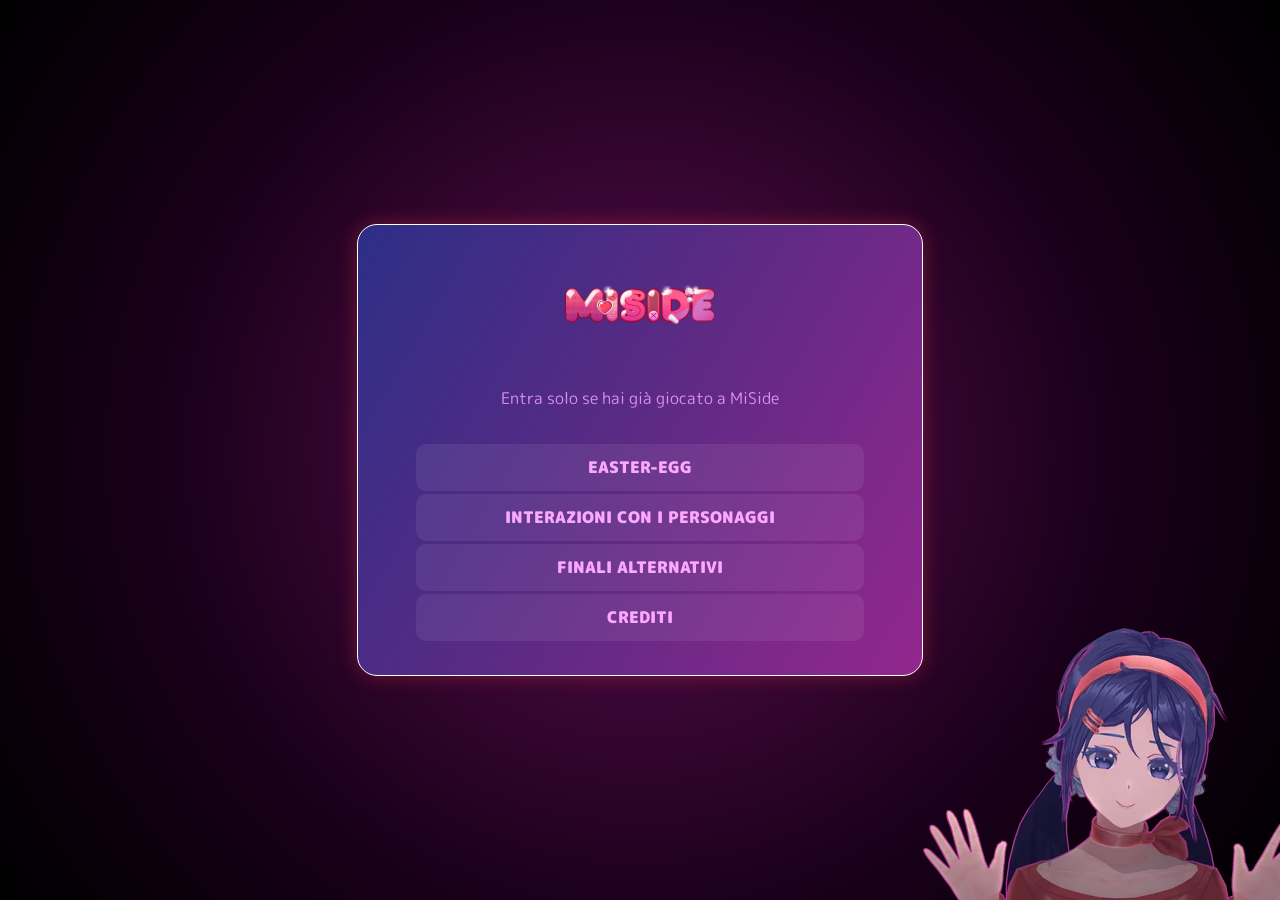
<file: index.html>
<!DOCTYPE html>
<html lang="it">
  <head>
    <meta charset="UTF-8">
    <meta name="viewport" content="width=device-width, initial-scale=1.0">
    <title>I Segreti di MiSide</title>
    <link href="https://fonts.googleapis.com/css2?family=M+PLUS+Rounded+1c:wght@900&display=swap" rel="stylesheet">
    <link rel="stylesheet" href="css/stile.css">
  </head>
  <body>
    <div class="container">
      <h1> <img src="immagini/miside-logo.png" alt="Logo MiSide" class="logo"> </h1>
      <p>
        Entra solo se hai già giocato a MiSide
      </p>
      <a class="link" href="easter-egg.html">EASTER-EGG</a><br>
      <a class="link" href="interazioni.html">INTERAZIONI CON I PERSONAGGI</a><br>
      <a class="link" href="finali-alternativi.html">FINALI ALTERNATIVI</a>
      <a class="link" href="crediti.html">CREDITI</a>

    </div>
    <div>
      <img src="immagini/mita-hi.webp" style="position: absolute; bottom: 0px;" alt="mita-hi">
    </div>
  </body>

</html>
</file>
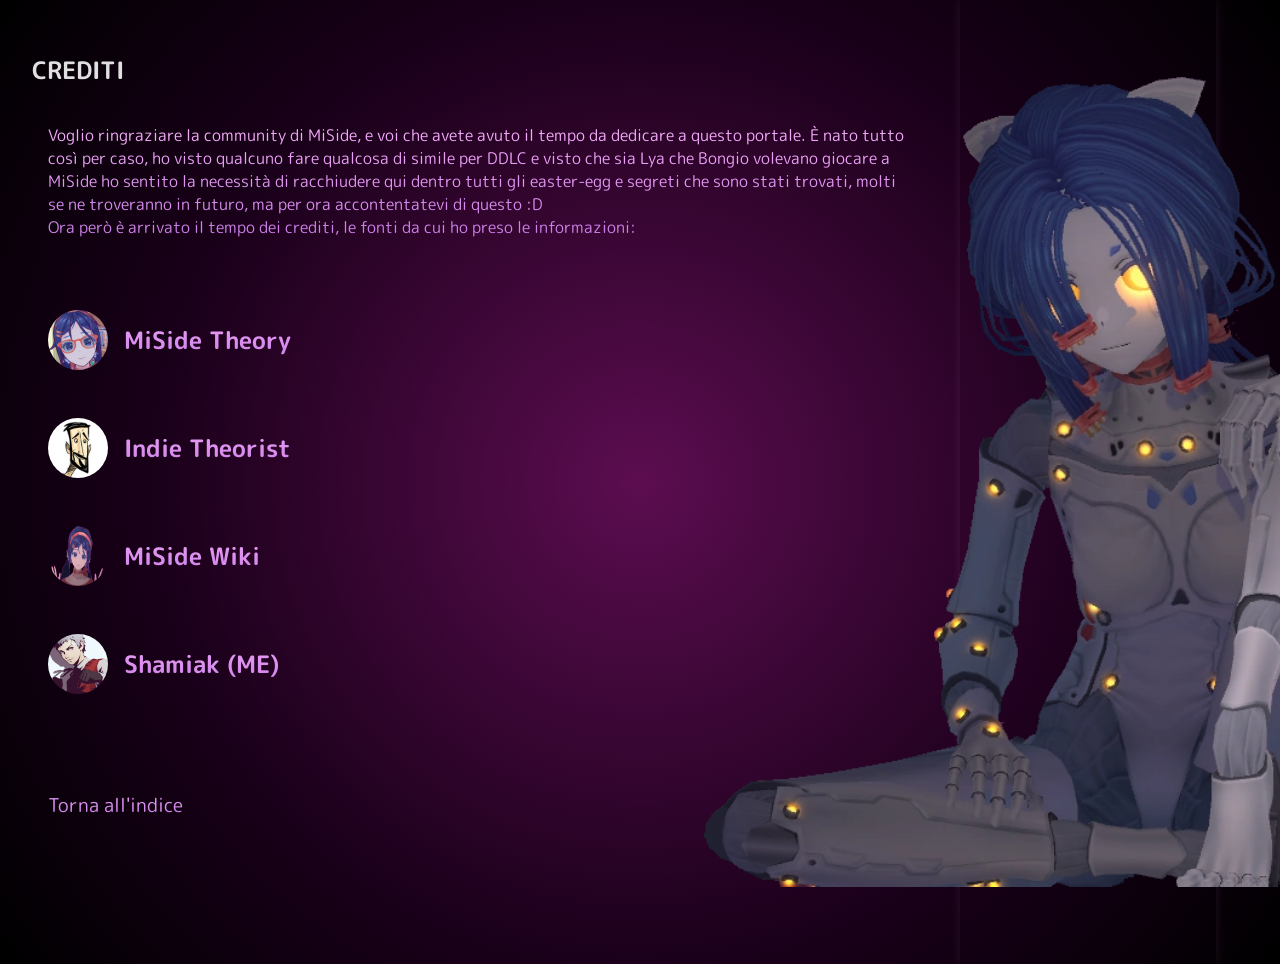
<file: crediti.html>
<!DOCTYPE html>
<html lang="it">

<head>
    <meta charset="UTF-8">
    <meta name="viewport" content="width=device-width, initial-scale=1.0">
    <title>Easter Egg - MiSide</title>
    <link href="https://fonts.googleapis.com/css2?family=M+PLUS+Rounded+1c:wght@900&display=swap" rel="stylesheet">
    <link rel="stylesheet" href="css/stile.css">
</head>
<div id="top" class="body-content"></div>
<body style="overflow-y: hidden; overflow-x: hidden;">

    <div class="layout">
        <main class="main-content-crediti">
            <section id="egg1">
                <h2>CREDITI</h2>
                <p>
                    Voglio ringraziare la community di MiSide, e voi che avete avuto il tempo da dedicare a questo portale.
                    È nato tutto così per caso, ho visto qualcuno fare qualcosa di simile per DDLC e visto che sia Lya che Bongio 
                    volevano giocare a MiSide ho sentito la necessità di racchiudere qui dentro tutti gli easter-egg e segreti 
                    che sono stati trovati, molti se ne troveranno in futuro, ma per ora accontentatevi di questo :D <br>
                    Ora però è arrivato il tempo dei crediti, le fonti da cui ho preso le informazioni: <br><br>
                    <p class="credit">
                        <img class="profile-img" src="immagini/miside-theory-logo.jpg" alt="miside-theory-logo">
                        <a class="credit-name" href="https://www.youtube.com/@MiSideTheory" target="_blank">MiSide Theory</a>
                    </p>
                    <p class="credit">
                        <img class="profile-img" src="immagini/indie-theorist.jpg" alt="indie-theorist">
                        <a class="credit-name" href="https://www.youtube.com/@indietheorist" target="_blank">Indie Theorist</a>
                    </p>
                    <p class="credit">
                        <img class="profile-img" src="immagini/mita-hi.webp" alt="mita-hi">
                        <a class="credit-name" href="https://miside.fandom.com/wiki/MiSide_Wiki" target="_blank">MiSide Wiki</a>
                    </p>
                    <p class="credit">
                        <img class="profile-img" src="immagini/icon.jpg" alt="shamiak">
                        <a class="credit-name" style="pointer-events: none;" href="">Shamiak (ME)</a>
                    </p>
                </p>
            </section>
            <p style="text-align: left; padding: 1em;">
                <a href="index.html" style="text-decoration: none; font-size: larger;">Torna
                    all'indice</a>
            </p>
        </main>
        <div class="image-container">
            <img width="50%" height="50%" src="immagini/core-mita.webp" alt="Mita">
        </div>
    </div>
</body>

</html>
</file>
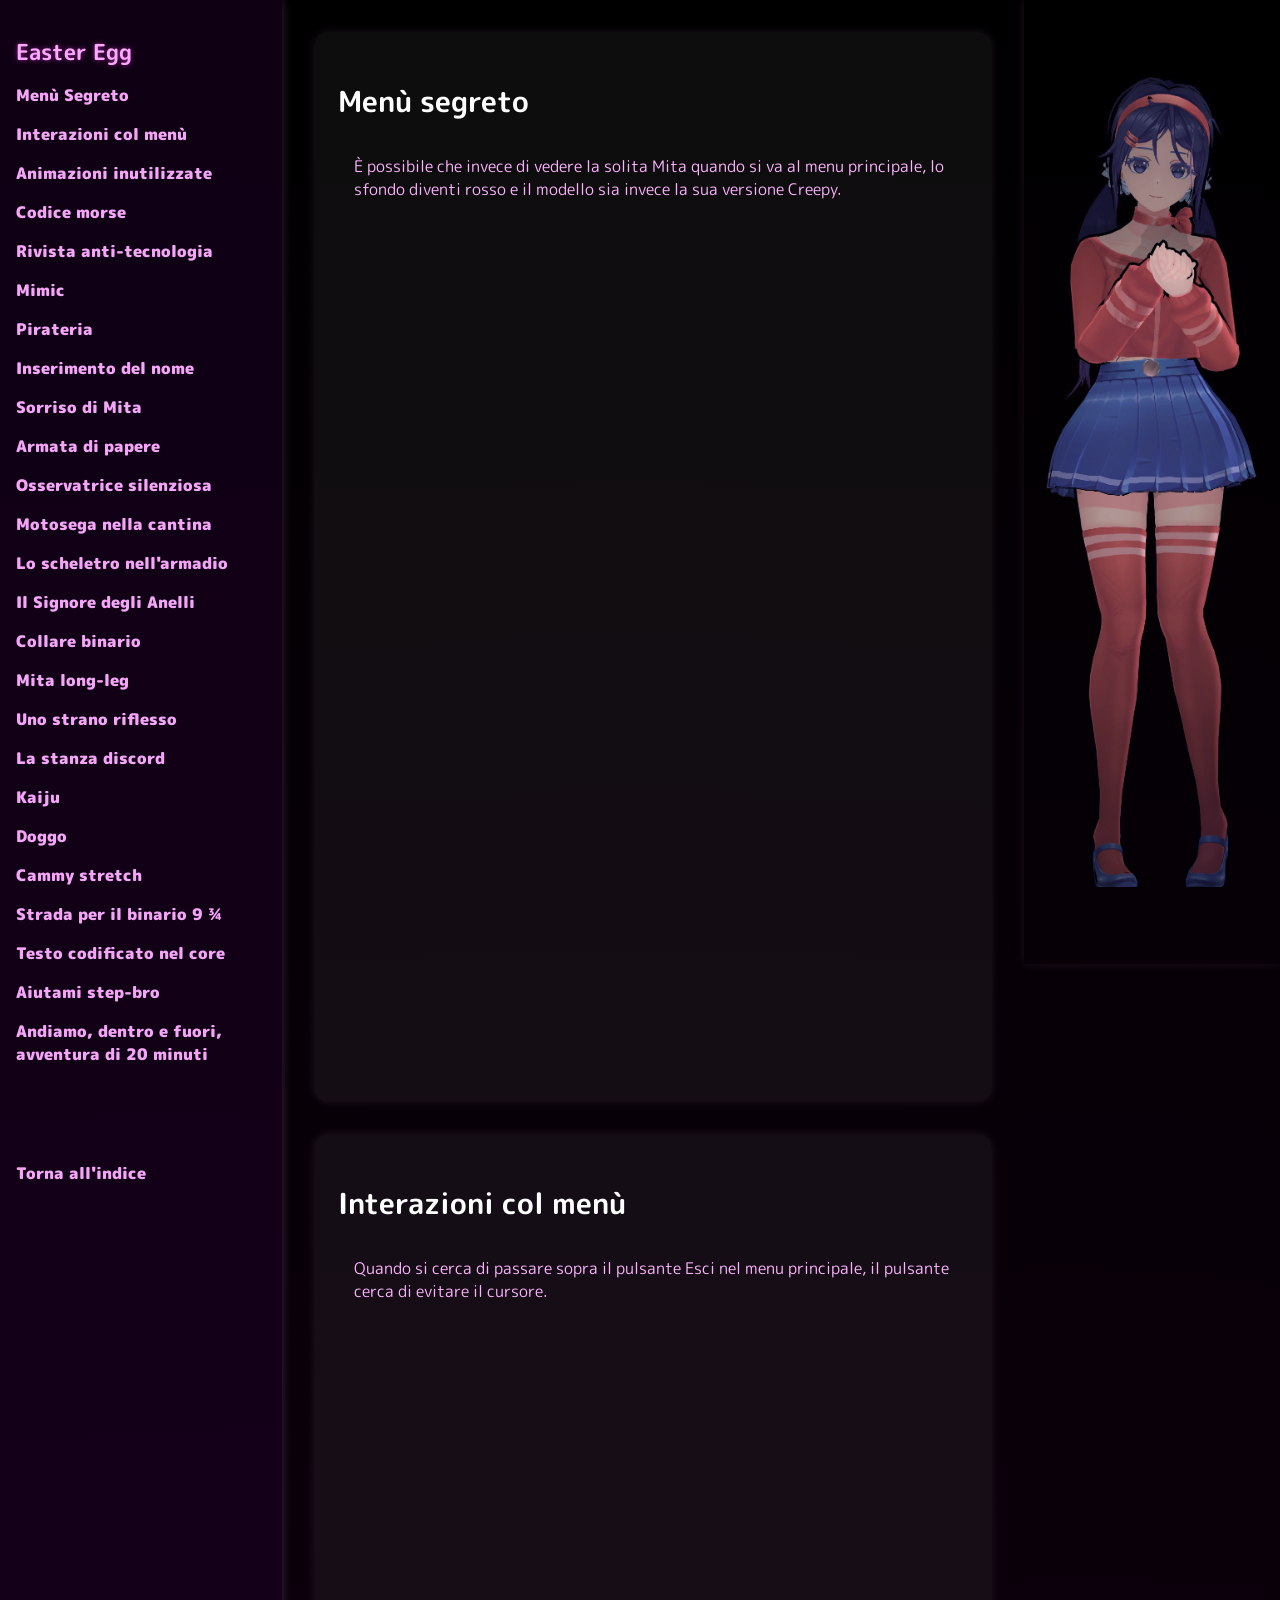
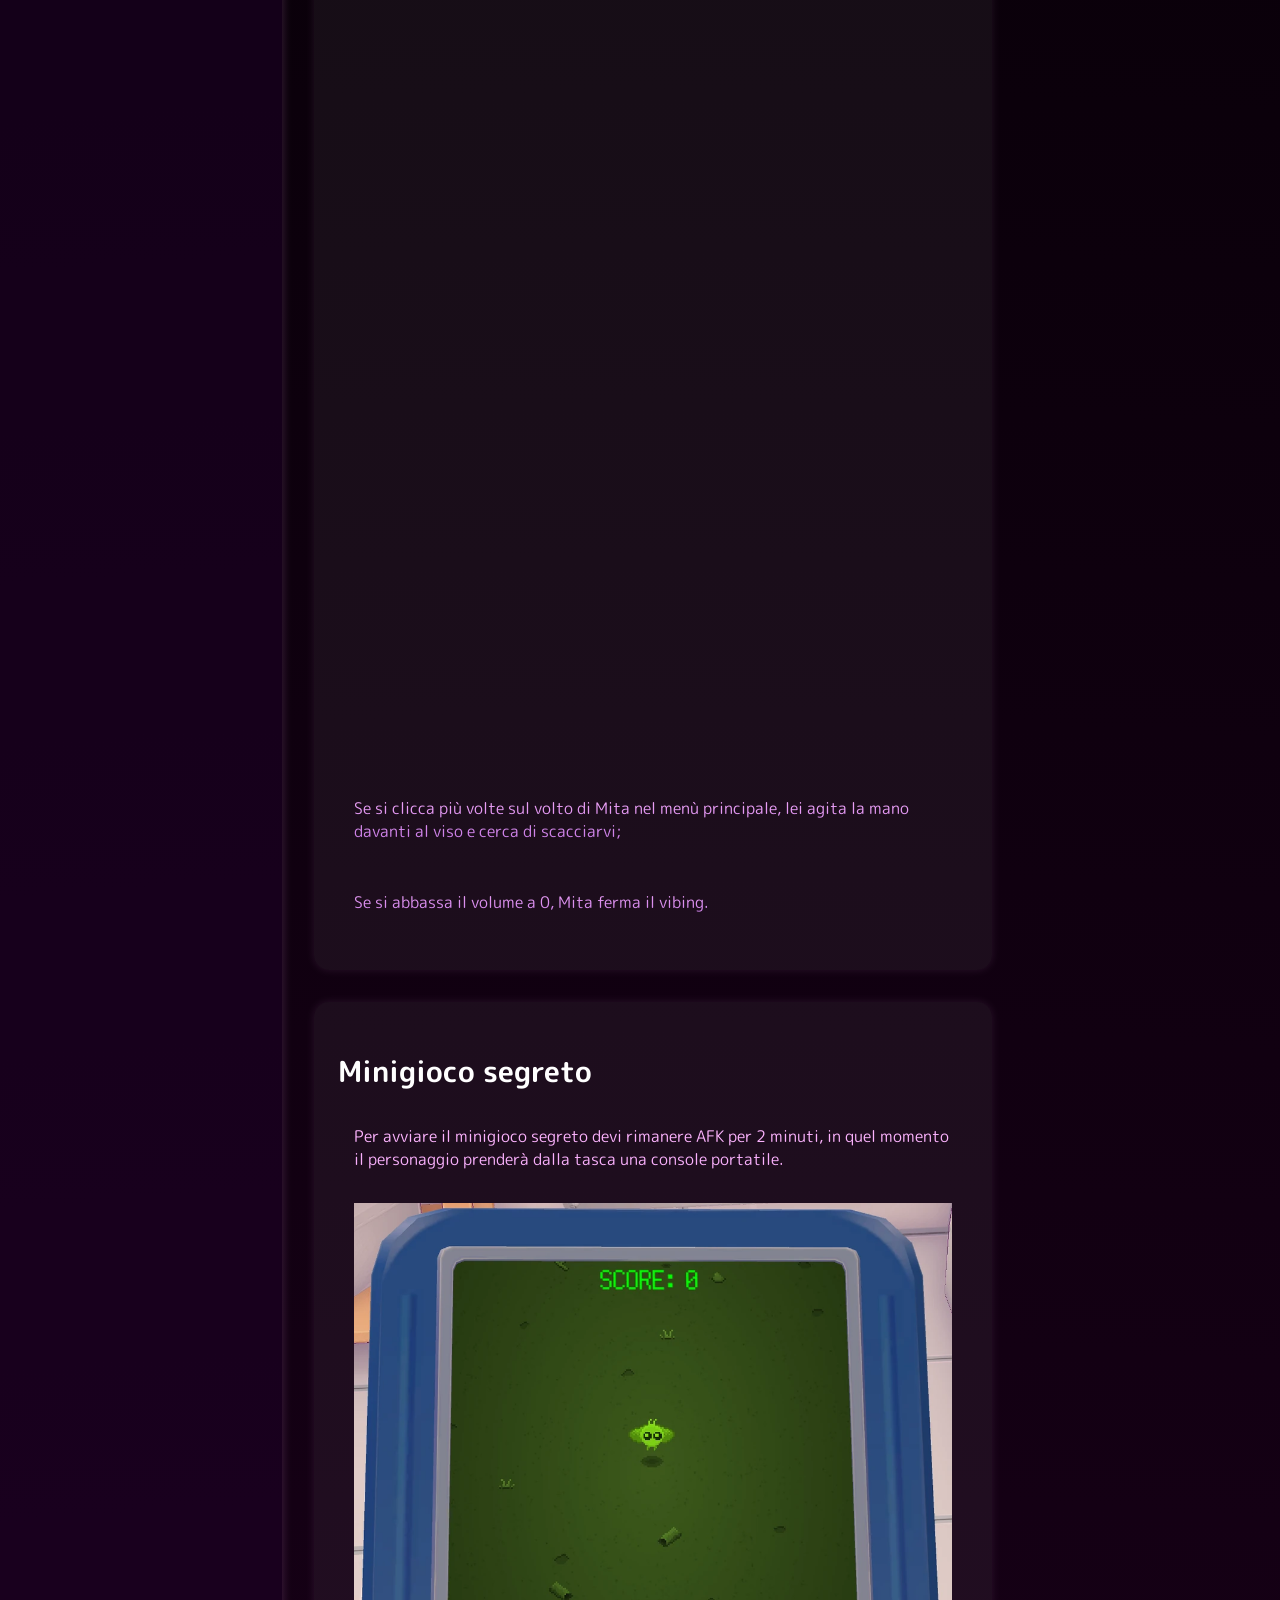
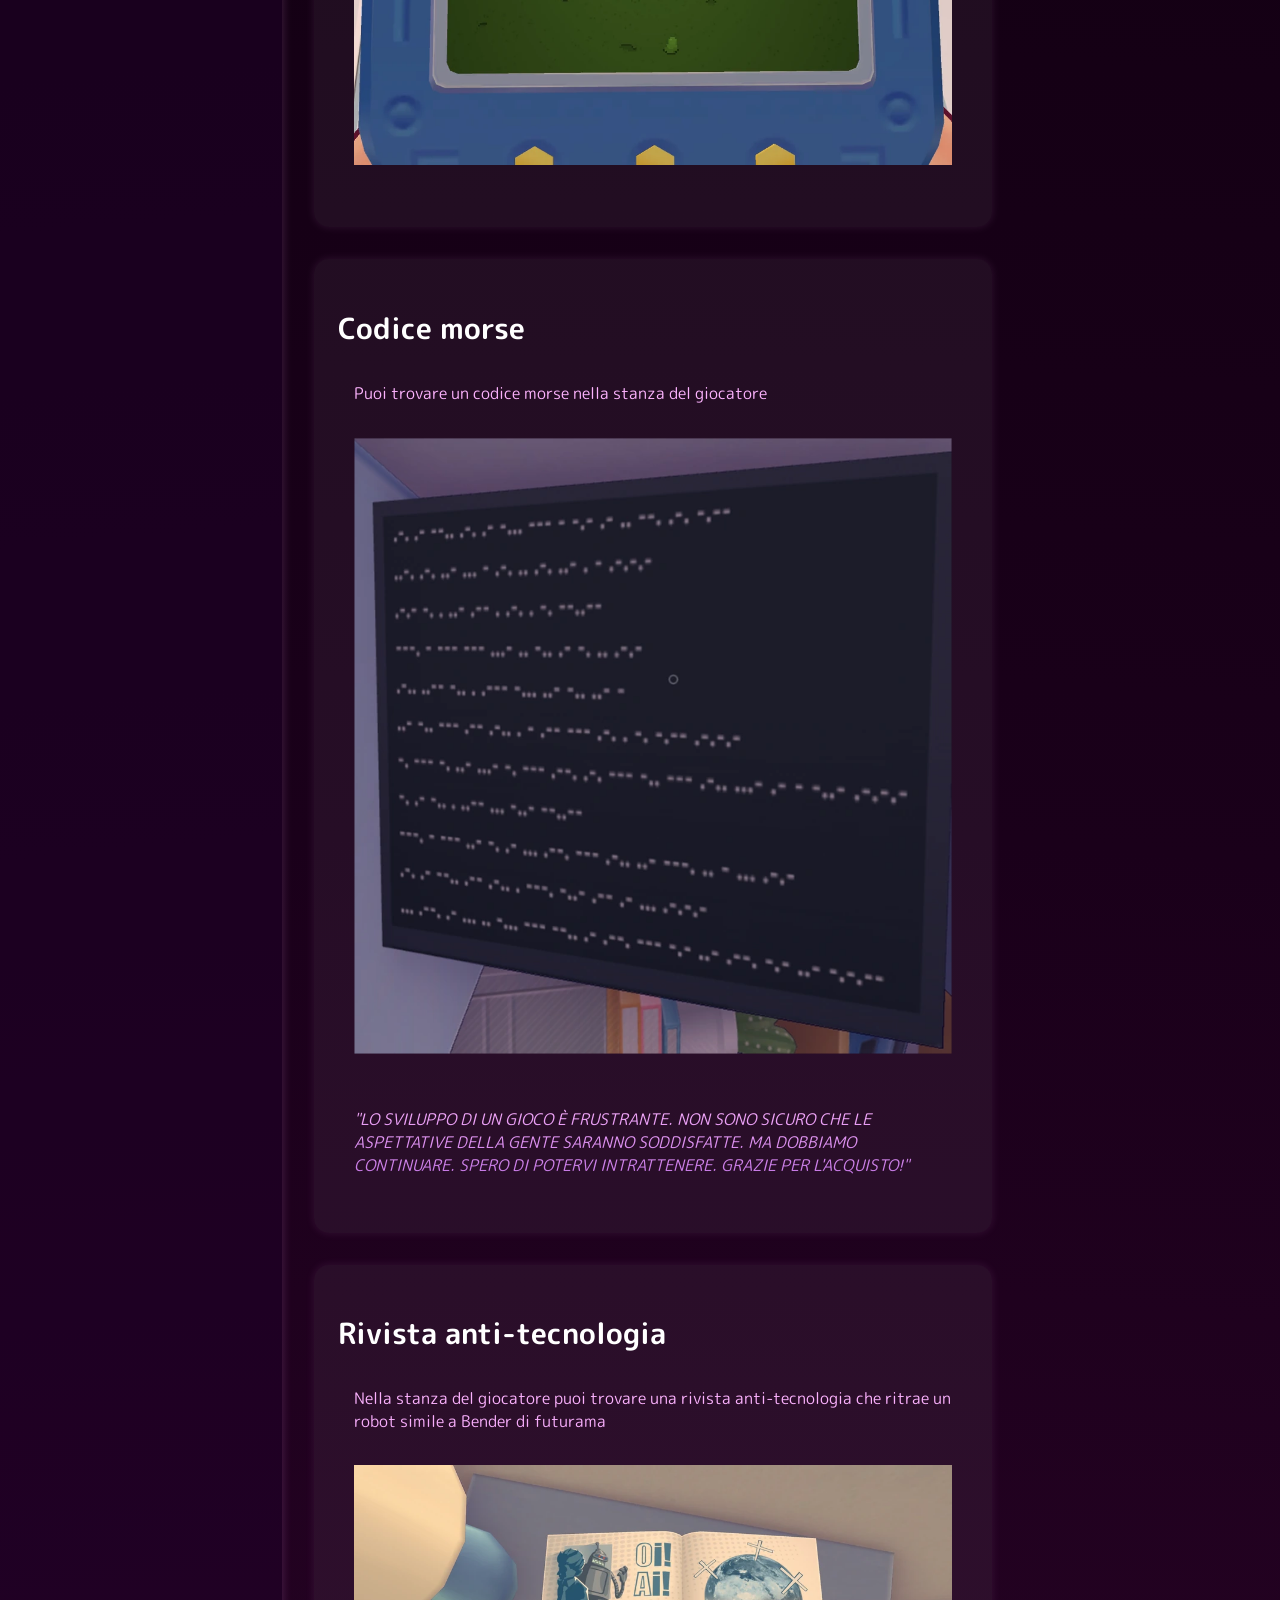
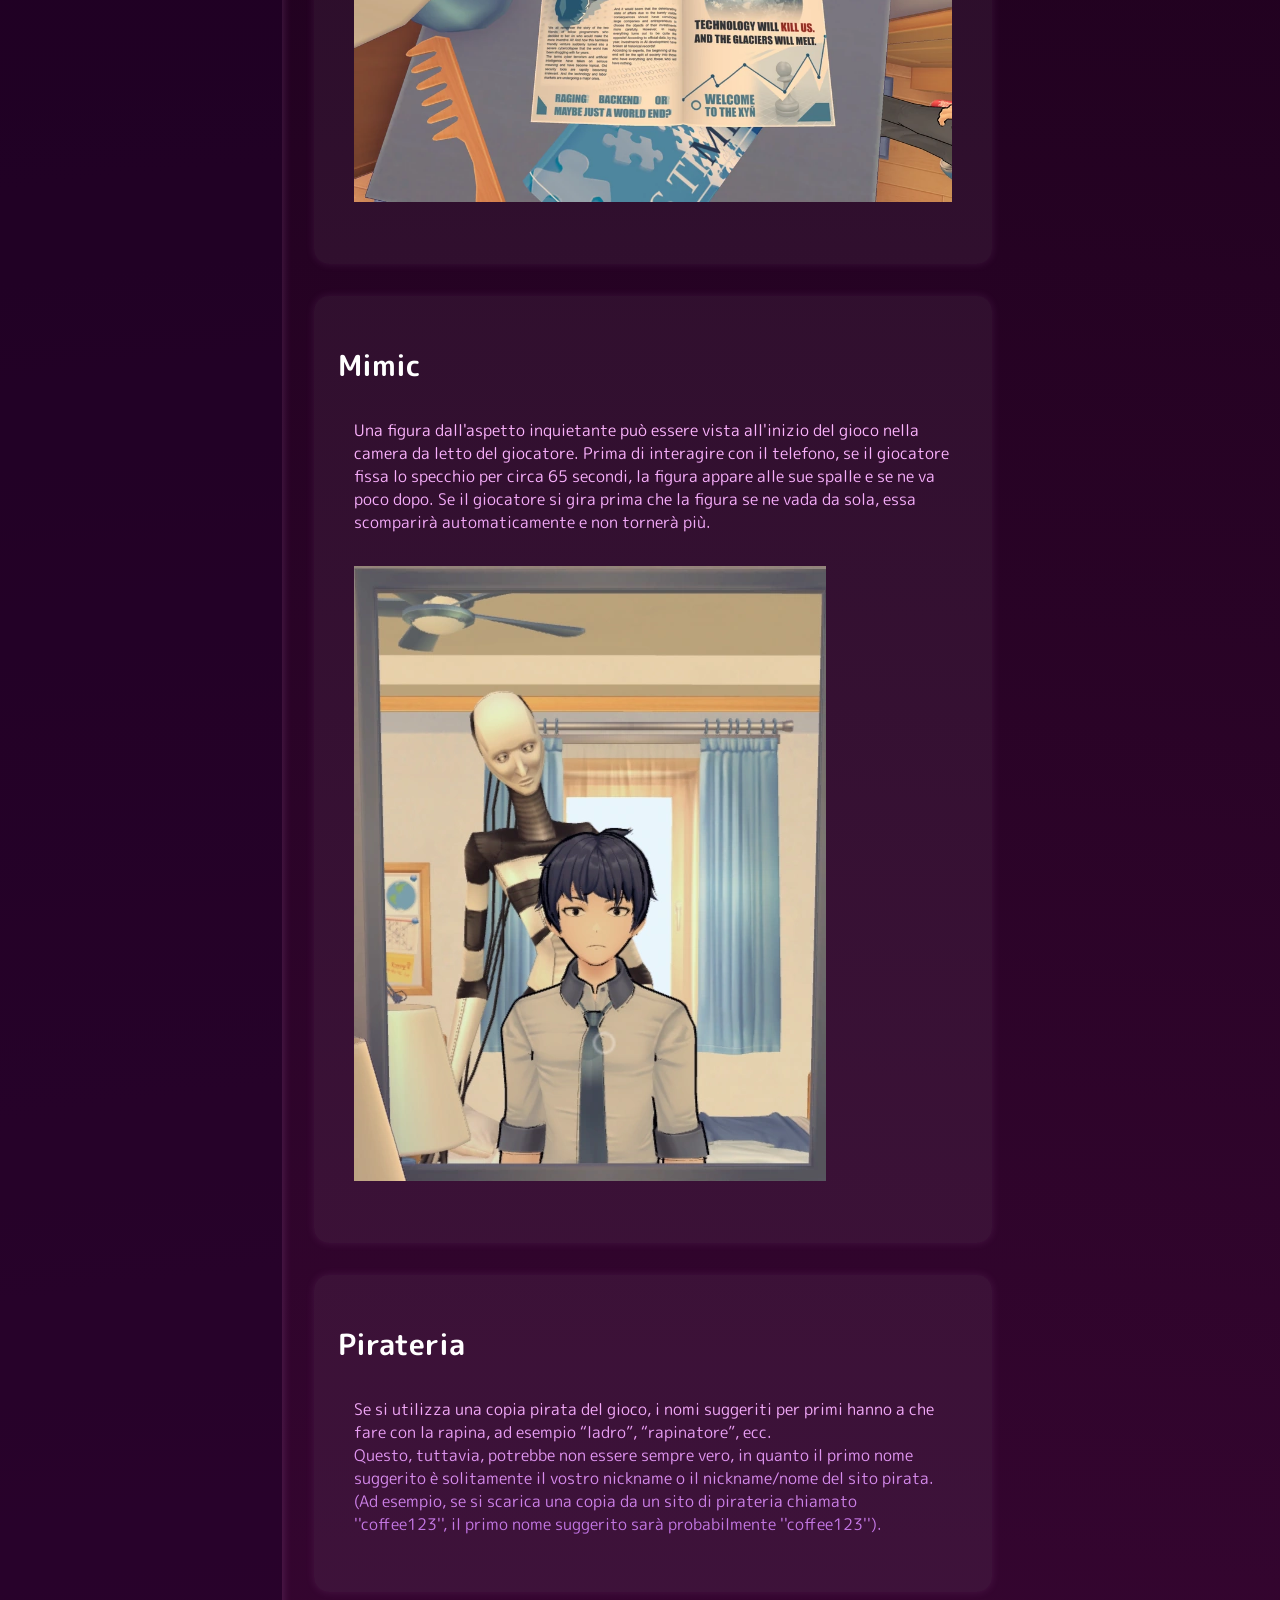
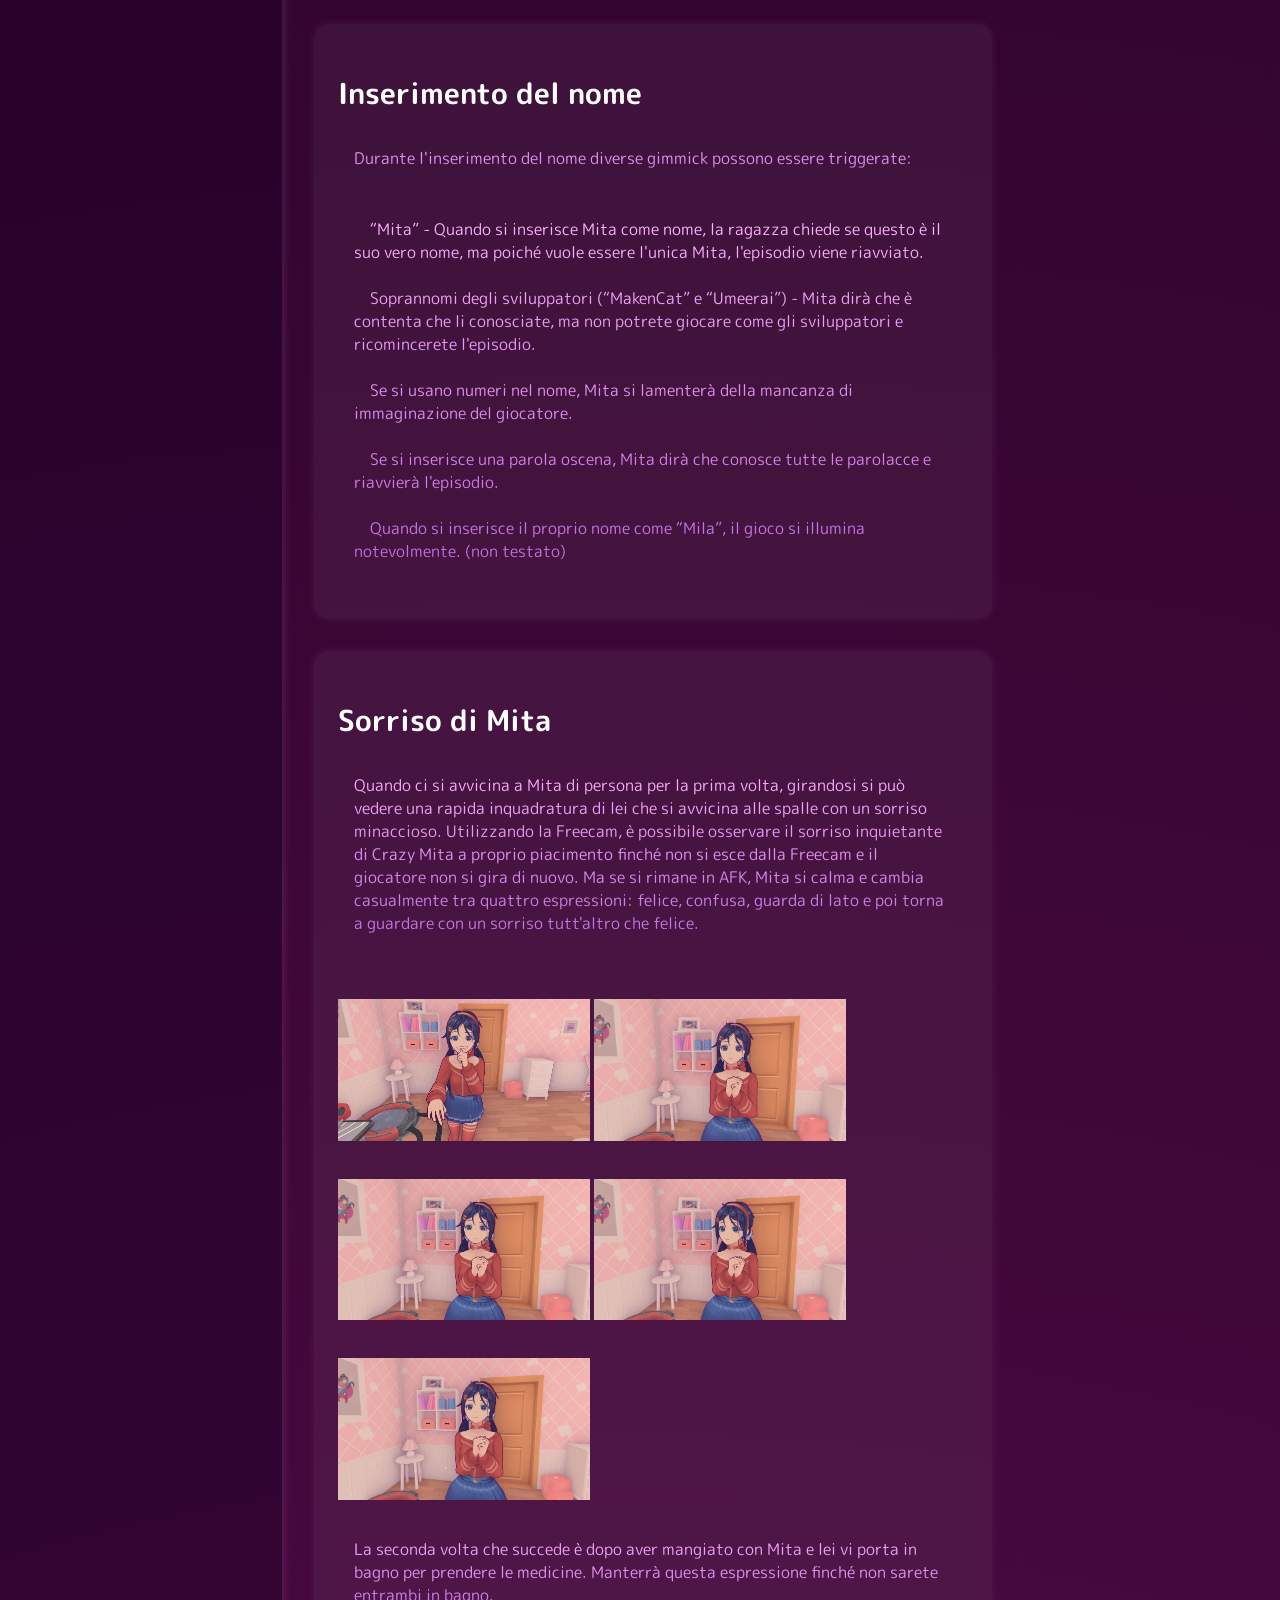
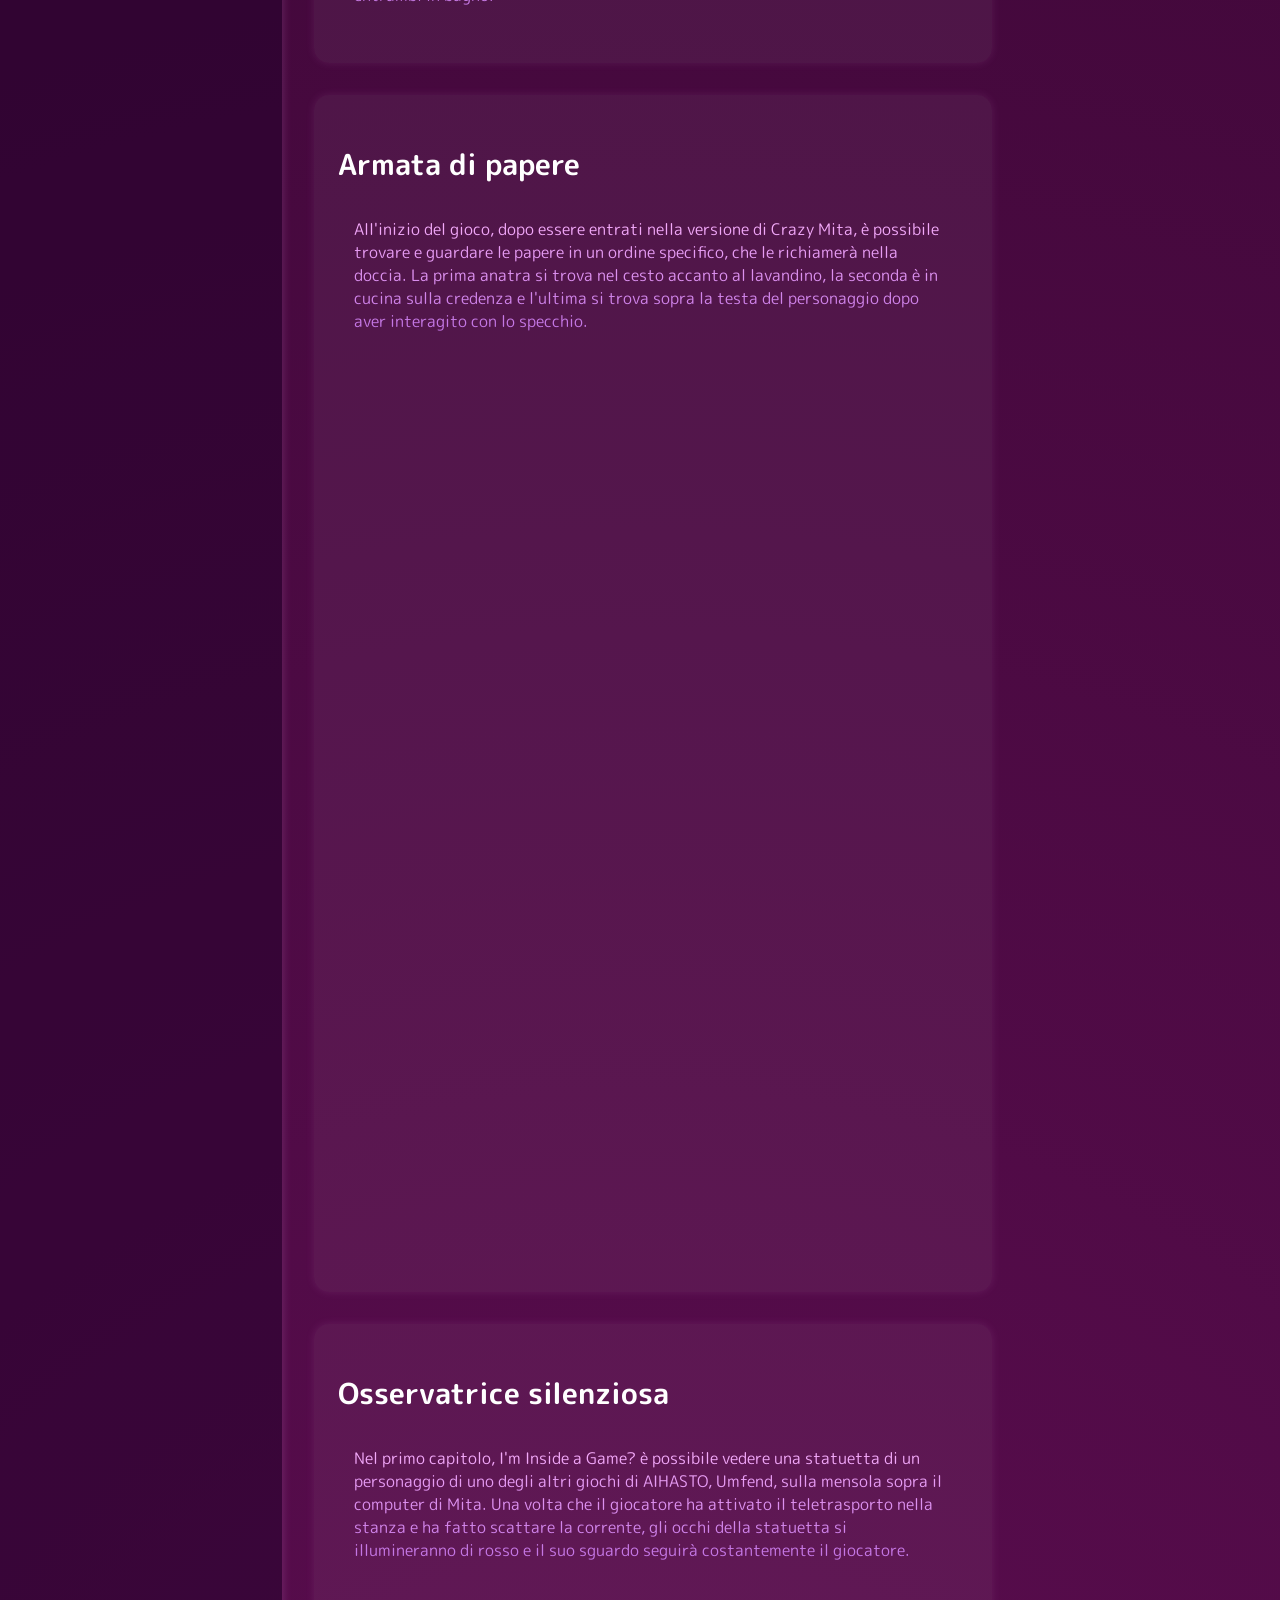
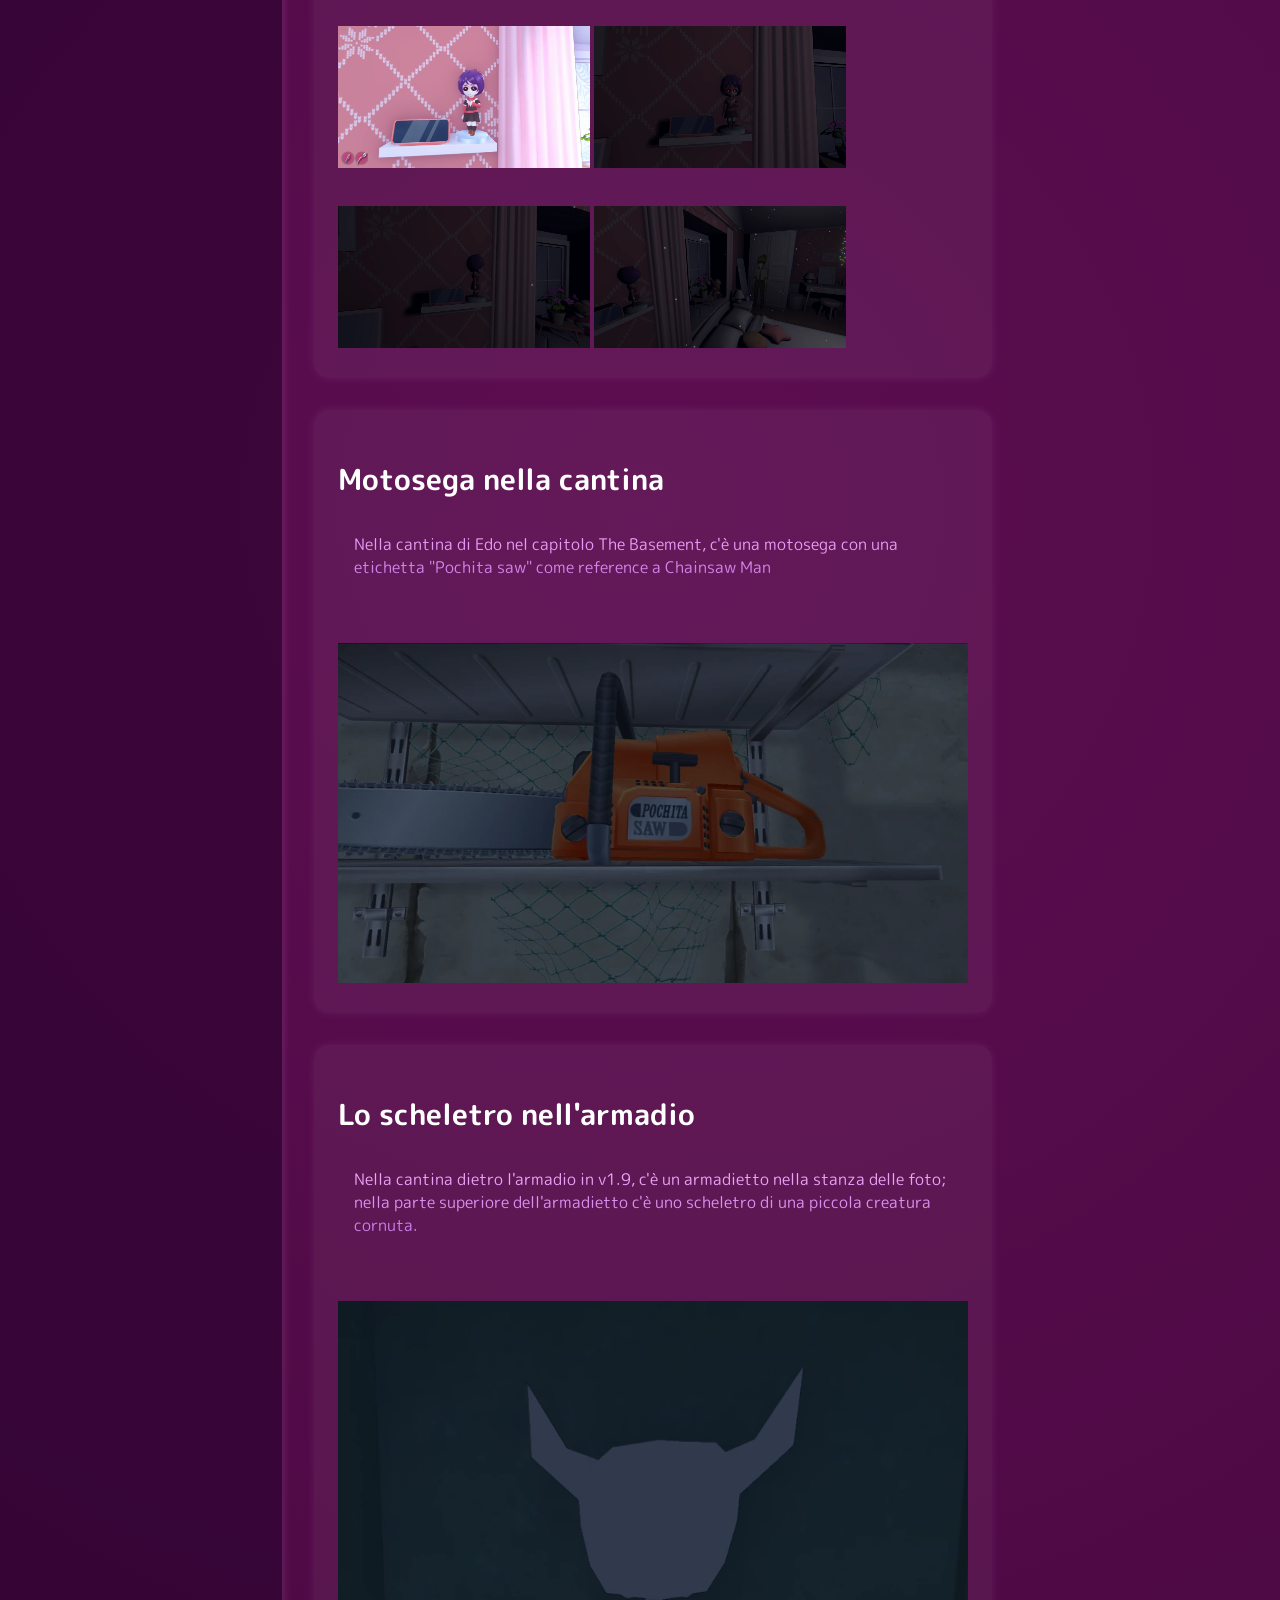
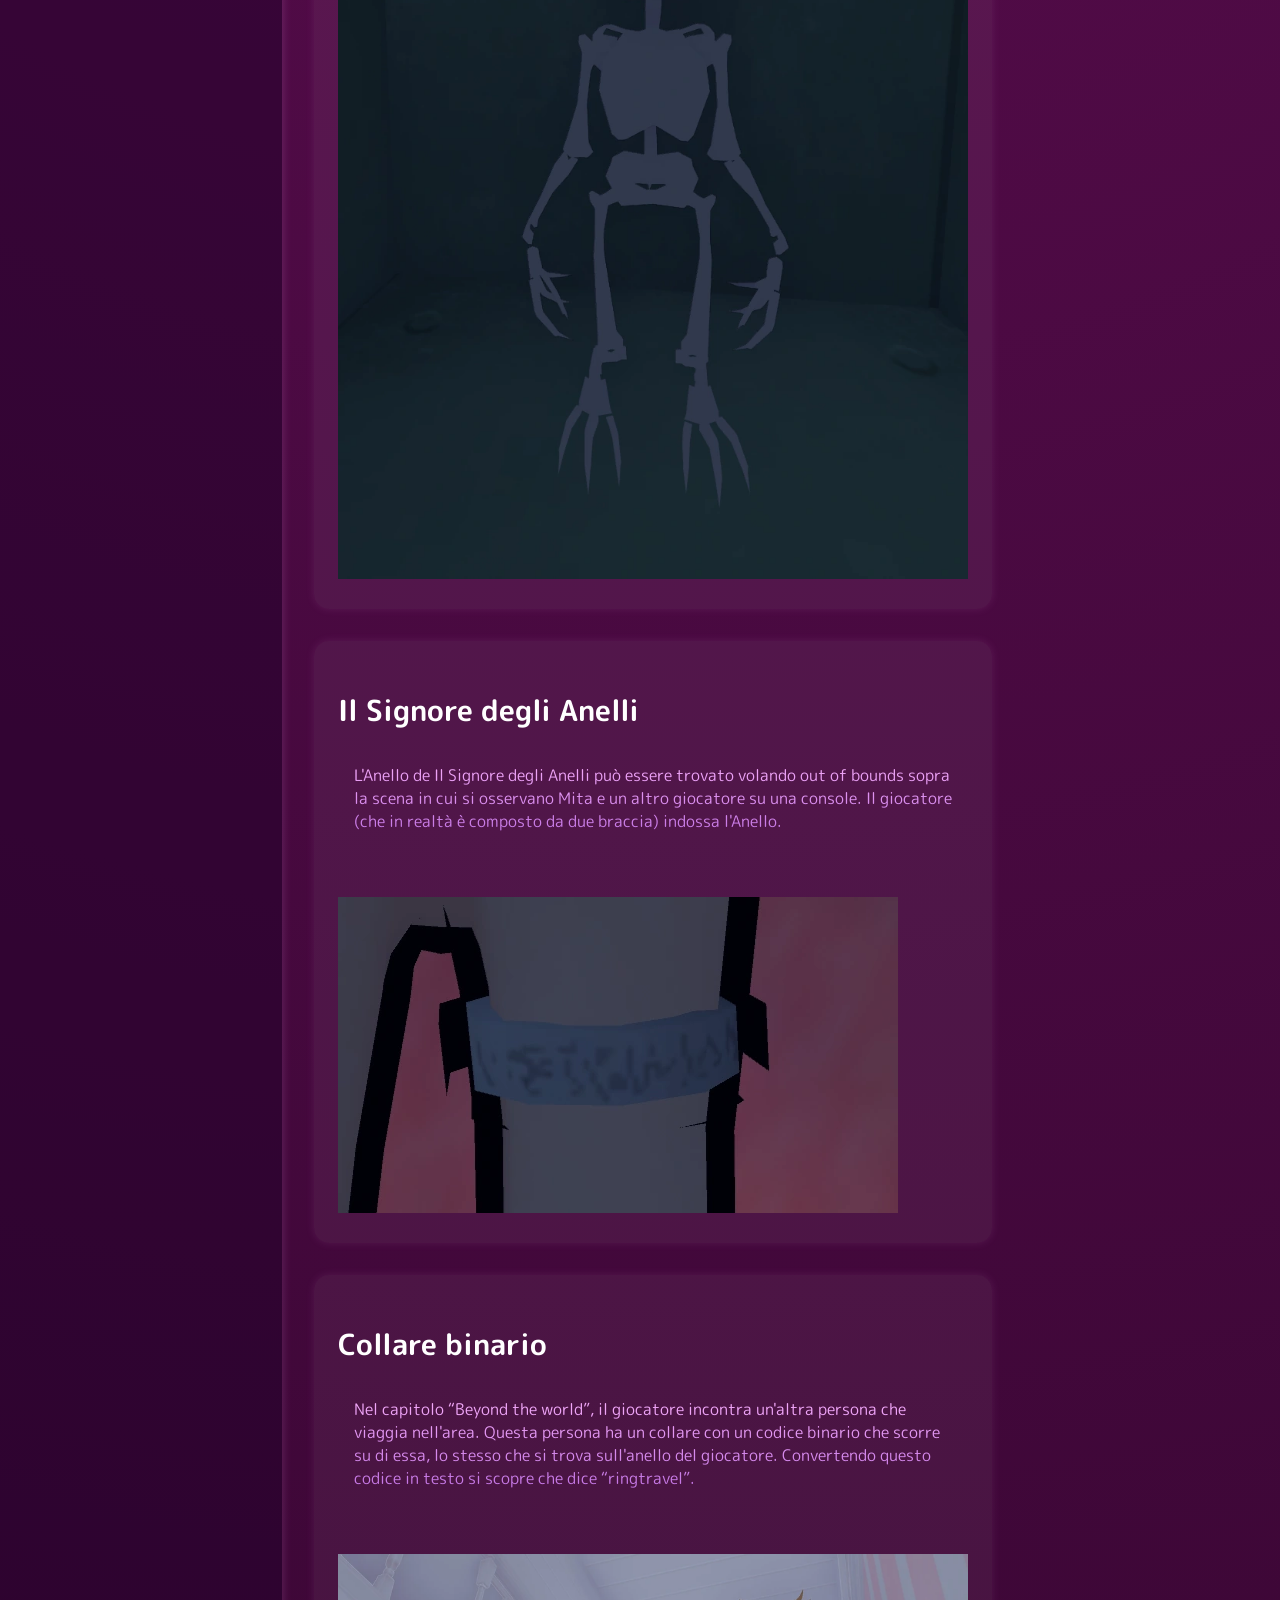
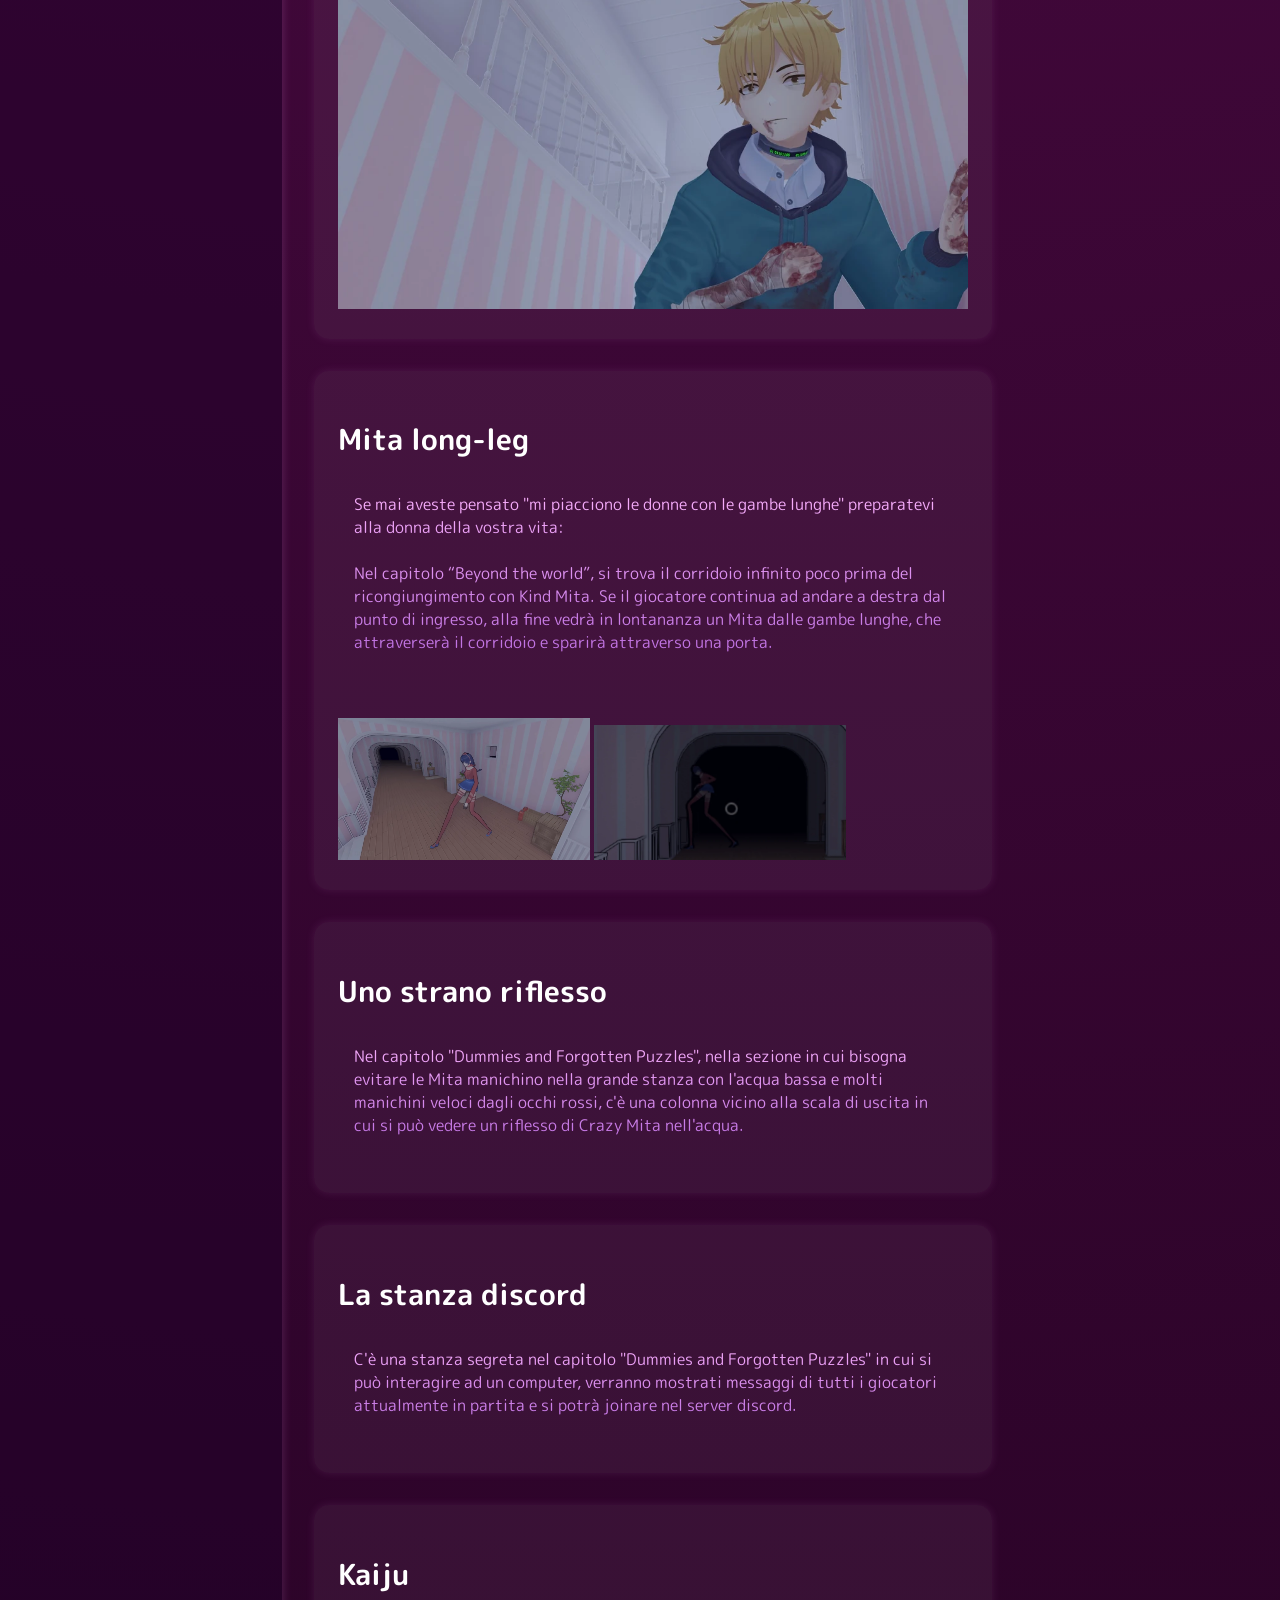
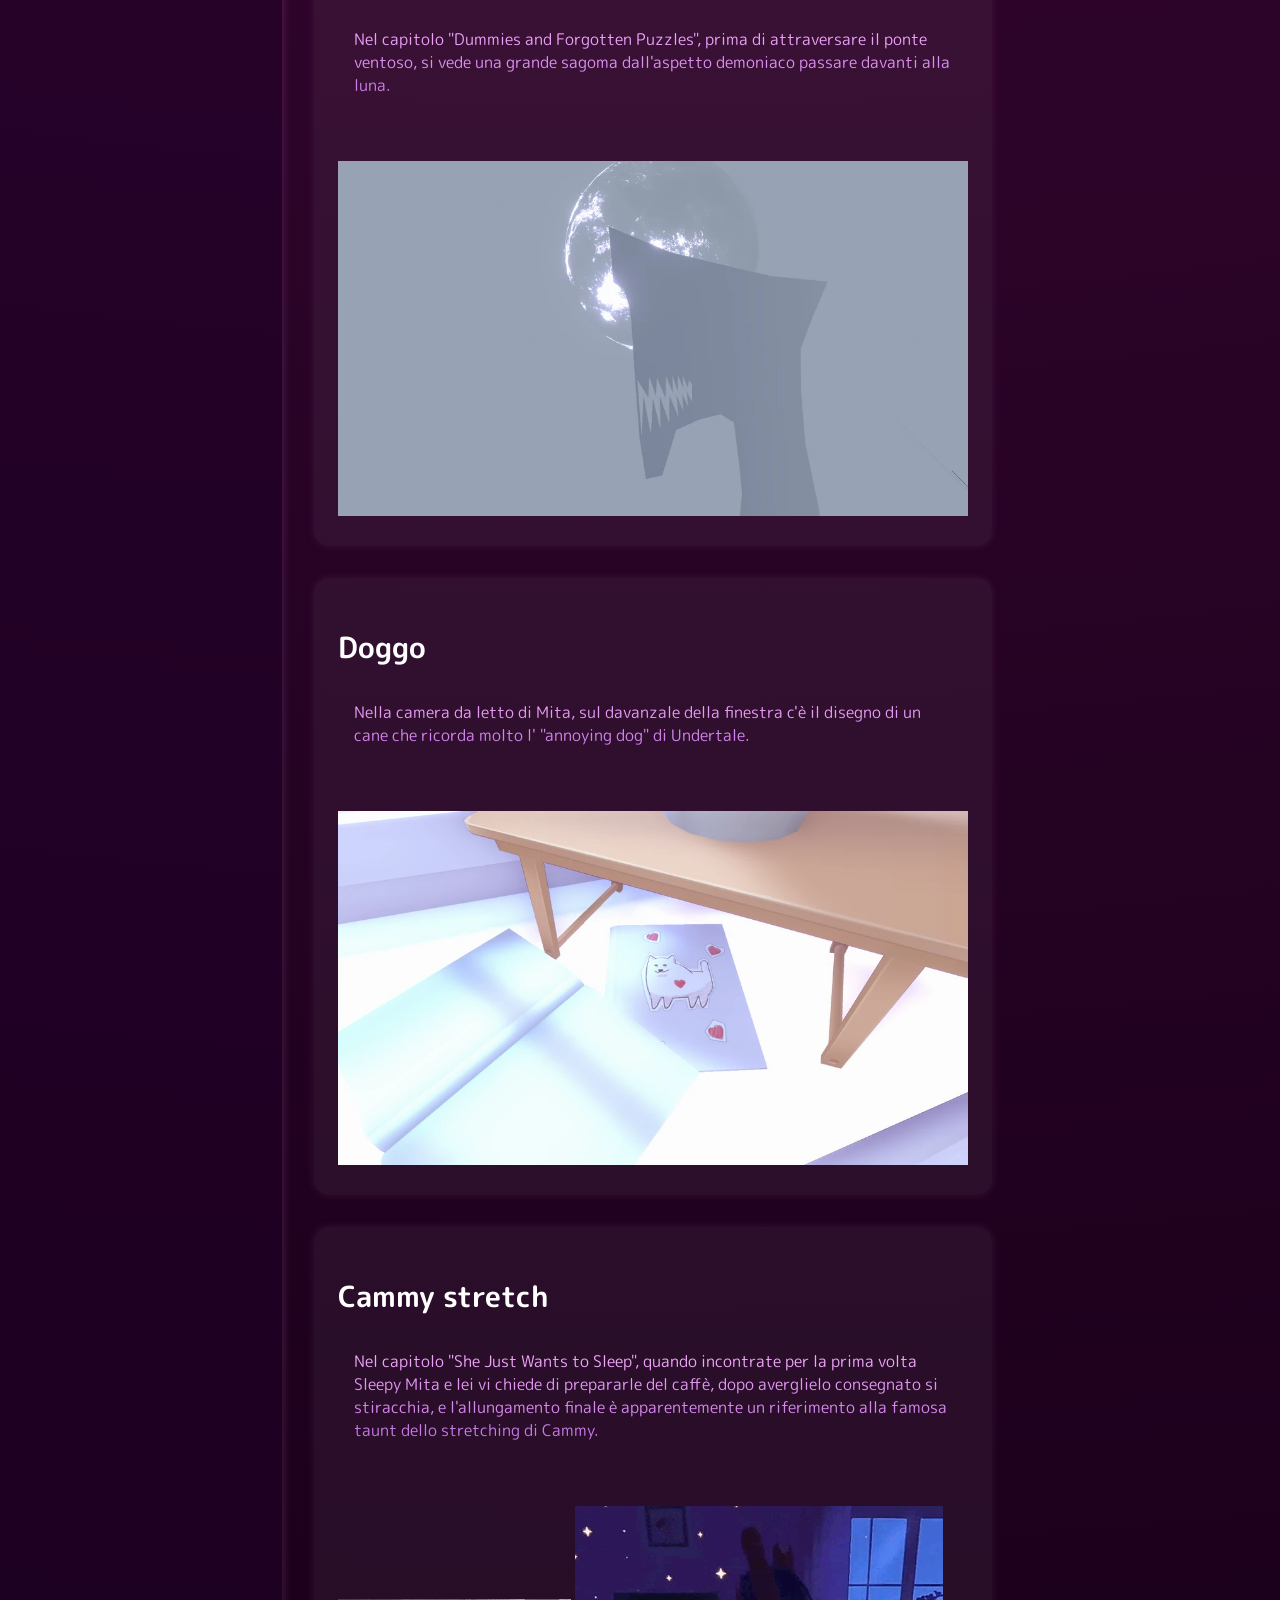
<file: easter-egg.html>
<!DOCTYPE html>
<html lang="it">

    <head>
        <meta charset="UTF-8">
        <meta name="viewport" content="width=device-width, initial-scale=1.0">
        <title>Easter Egg - MiSide</title>
        <link href="https://fonts.googleapis.com/css2?family=M+PLUS+Rounded+1c:wght@900&display=swap" rel="stylesheet">
        <link rel="stylesheet" href="css/stile.css">
    </head>
    <div id="top" class="body-content"></div>
    <div class="body-content" style="height: 100%">

        <div class="layout">
            <aside class="sidebar">
                <h2 class="sidebar-title">Easter Egg</h2>
                <nav>
                    <a href="#egg1" class="sidebar-link">Menù Segreto</a>
                    <a href="#egg2" class="sidebar-link">Interazioni col menù</a>
                    <a href="#egg3" class="sidebar-link">Animazioni inutilizzate</a>
                    <a href="#egg4" class="sidebar-link">Codice morse</a>
                    <a href="#egg5" class="sidebar-link">Rivista anti-tecnologia</a>
                    <a href="#egg6" class="sidebar-link">Mimic</a>
                    <a href="#egg7" class="sidebar-link">Pirateria</a>
                    <a href="#egg8" class="sidebar-link">Inserimento del nome</a>
                    <a href="#egg9" class="sidebar-link">Sorriso di Mita</a>
                    <a href="#egg10" class="sidebar-link">Armata di papere</a>
                    <a href="#egg11" class="sidebar-link">Osservatrice silenziosa</a>
                    <a href="#egg12" class="sidebar-link">Motosega nella cantina</a>
                    <a href="#egg13" class="sidebar-link">Lo scheletro nell'armadio</a>
                    <a href="#egg14" class="sidebar-link">Il Signore degli Anelli</a>
                    <a href="#egg15" class="sidebar-link">Collare binario</a>
                    <a href="#egg16" class="sidebar-link">Mita long-leg</a>
                    <a href="#egg17" class="sidebar-link">Uno strano riflesso</a>
                    <a href="#egg18" class="sidebar-link">La stanza discord</a>
                    <a href="#egg19" class="sidebar-link">Kaiju</a>
                    <a href="#egg20" class="sidebar-link">Doggo</a>
                    <a href="#egg21" class="sidebar-link">Cammy stretch</a>
                    <a href="#egg22" class="sidebar-link">Strada per il binario 9 ¾</a>
                    <a href="#egg23" class="sidebar-link">Testo codificato nel core</a>
                    <a href="#egg24" class="sidebar-link">Aiutami step-bro</a>
                    <a href="#egg25" class="sidebar-link">Andiamo, dentro e fuori, avventura di 20 minuti</a>

                    <a href="index.html" class="sidebar-link" style="padding-top: 5rem;">Torna all'indice</a>
                </nav>
            </aside>
            <main class="main-content">
                <section id="egg1">
                    <h2>Menù segreto</h2>
                    <p>
                        È possibile che invece di vedere la solita Mita quando si va al menu principale, lo sfondo diventi
                        rosso e il modello sia invece la sua versione Creepy.
                        <iframe width="1446" height="813" src="https://www.youtube.com/embed/qVbAtYPkrCw"
                            title="MiSide v0.9 - Alternative Menu Screen" frameborder="0"
                            allow="accelerometer; autoplay; clipboard-write; encrypted-media; gyroscope; picture-in-picture; web-share"
                            referrerpolicy="strict-origin-when-cross-origin" allowfullscreen></iframe>
                    </p>
                </section>
                <section id="egg2">
                    <h2>Interazioni col menù</h2>
                    <p>
                        Quando si cerca di passare sopra il pulsante Esci nel menu principale, il pulsante cerca di evitare
                        il cursore.<br>
                        <iframe width="557" height="991" src="https://www.youtube.com/embed/PdOKxneRMck"
                            title="Can I get out of this game, mita? 😞 #miside" frameborder="0"
                            allow="accelerometer; autoplay; clipboard-write; encrypted-media; gyroscope; picture-in-picture; web-share"
                            referrerpolicy="strict-origin-when-cross-origin" allowfullscreen></iframe>
                        <br>
                    </p>
                    <p>
                        Se si clicca più volte sul volto di Mita nel menù principale, lei agita la mano davanti al viso e
                        cerca di scacciarvi;
                    </p>
                    <p>
                        Se si abbassa il volume a 0, Mita ferma il vibing.
                    </p>
                </section>
                <section id="egg3">
                    <h2>Minigioco segreto</h2>
                    <p>Per avviare il minigioco segreto devi rimanere AFK per 2 minuti, in quel momento il personaggio
                        prenderà dalla tasca una console portatile.
                        <br>
                        <img src="immagini/secret-minigame.webp" alt="minigioco-segreto">
                    </p>
                </section>
                <section id="egg4">
                    <h2>Codice morse</h2>
                    <p>Puoi trovare un codice morse nella stanza del giocatore
                        <br>
                        <img src="immagini/codice-morse.webp" alt="codice-morse">
                        <br>
                    </p>
                    <p style="font-style: italic;">
                        "LO SVILUPPO DI UN GIOCO È FRUSTRANTE.
                        NON SONO SICURO CHE LE ASPETTATIVE DELLA GENTE SARANNO SODDISFATTE.
                        MA DOBBIAMO CONTINUARE.
                        SPERO DI POTERVI INTRATTENERE.
                        GRAZIE PER L'ACQUISTO!"
                    </p>
                </section>
                <section id="egg5">
                    <h2>Rivista anti-tecnologia</h2>
                    <p>Nella stanza del giocatore puoi trovare una rivista anti-tecnologia che ritrae un robot simile a
                        Bender di futurama
                        <br>
                        <img src="immagini/futurama-ref.webp" alt="futurama-ref">
                    </p>
                </section>
                <section id="egg6">
                    <h2>Mimic</h2>
                    <p>Una figura dall'aspetto inquietante può essere vista all'inizio del gioco nella camera da letto del
                        giocatore. Prima di interagire con il telefono, se il giocatore fissa lo specchio per circa 65
                        secondi, la figura appare alle sue spalle e se ne va poco dopo. Se il giocatore si gira prima che la
                        figura se ne vada da sola, essa scomparirà automaticamente e non tornerà più.
                        <br>
                        <img src="immagini/mimic.webp" alt="mimic">
                    </p>
                </section>
                <section id="egg7">
                    <h2>Pirateria</h2>
                    <p>Se si utilizza una copia pirata del gioco, i nomi suggeriti per primi hanno a che fare con la rapina,
                        ad esempio “ladro”, “rapinatore”, ecc.<br>
                        Questo, tuttavia, potrebbe non essere sempre vero, in quanto il primo nome suggerito è solitamente
                        il vostro nickname o il nickname/nome del sito pirata. (Ad esempio, se si scarica una copia da un
                        sito di pirateria chiamato ''coffee123'', il primo nome suggerito sarà probabilmente ''coffee123'').
                    </p>
                </section>
                <section id="egg8">
                    <h2>Inserimento del nome</h2>
                    <p>Durante l'inserimento del nome diverse gimmick possono essere triggerate: </p>
                    <p>
                        <span class="tabbed-text"> “Mita” - Quando si inserisce Mita come nome, la ragazza chiede se questo
                            è il suo vero nome, ma poiché vuole essere l'unica Mita, l'episodio viene
                            riavviato.<br><br></span>
                        <span class="tabbed-text">Soprannomi degli sviluppatori (“MakenCat” e “Umeerai”) - Mita dirà che è
                            contenta che li conosciate, ma non potrete giocare come gli sviluppatori e ricomincerete
                            l'episodio.<br><br></span>
                        <span class="tabbed-text">Se si usano numeri nel nome, Mita si lamenterà della mancanza di
                            immaginazione del giocatore.<br><br></span>
                        <span class="tabbed-text">Se si inserisce una parola oscena, Mita dirà che conosce tutte le
                            parolacce e riavvierà l'episodio.<br><br></span>
                        <span class="tabbed-text">Quando si inserisce il proprio nome come “Mila”, il gioco si illumina
                            notevolmente. (non testato)</span>
                    </p>
                </section>
                <section id="egg9">
                    <h2>Sorriso di Mita</h2>
                    <p>Quando ci si avvicina a Mita di persona per la prima volta, girandosi si può vedere una rapida
                        inquadratura di lei che si avvicina alle spalle con un sorriso minaccioso. Utilizzando la Freecam, è
                        possibile osservare il sorriso inquietante di Crazy Mita a proprio piacimento finché non si esce
                        dalla Freecam e il giocatore non si gira di nuovo. Ma se si rimane in AFK, Mita si calma e cambia
                        casualmente tra quattro espressioni: felice, confusa, guarda di lato e poi torna a guardare con un
                        sorriso tutt'altro che felice.</p>
                    <img style="width: 40%;" src="immagini/crazy-mita-smile.webp" alt="mita-smile-1">
                    <img style="width: 40%;" src="immagini/crazy-mita-smile-2.webp" alt="mita-smile-2">
                    <img style="width: 40%;" src="immagini/crazy-mita-smile-3.webp" alt="mita-smile-3">
                    <img style="width: 40%;" src="immagini/crazy-mita-smile-4.webp" alt="mita-smile-4">
                    <img style="width: 40%;" src="immagini/crazy-mita-smile-5.webp" alt="mita-smile-5">
                    <p>
                        La seconda volta che succede è dopo aver mangiato con Mita e lei vi porta in bagno per prendere le
                        medicine. Manterrà questa espressione finché non sarete entrambi in bagno.
                    </p>
                </section>
                <section id="egg10">
                    <h2>Armata di papere</h2>
                    <p>All'inizio del gioco, dopo essere entrati nella versione di Crazy Mita, è possibile trovare e
                        guardare le papere in un ordine specifico, che le richiamerà nella doccia. La prima anatra si trova
                        nel cesto accanto al lavandino, la seconda è in cucina sulla credenza e l'ultima si trova sopra la
                        testa del personaggio dopo aver interagito con lo specchio. </p>
                    <iframe width="1394" height="871" src="https://www.youtube.com/embed/kMvRuGlugL8"
                        title="MiSide Duck Easter Egg" frameborder="0"
                        allow="accelerometer; autoplay; clipboard-write; encrypted-media; gyroscope; picture-in-picture; web-share"
                        referrerpolicy="strict-origin-when-cross-origin" allowfullscreen></iframe>
                </section>
                <section id="egg11">
                    <h2>Osservatrice silenziosa</h2>
                    <p>Nel primo capitolo, I'm Inside a Game? è possibile vedere una statuetta di un personaggio di uno
                        degli altri giochi di AIHASTO, Umfend, sulla mensola sopra il computer di Mita. Una volta che il
                        giocatore ha attivato il teletrasporto nella stanza e ha fatto scattare la corrente,
                        gli occhi della statuetta si illumineranno di rosso e il suo sguardo seguirà costantemente il
                        giocatore. </p>
                    <img style="width: 40%;" src="immagini/figurine-1.webp" alt="figurine-1">
                    <img style="width: 40%;" src="immagini/figurine-2.webp" alt="figurine-2">
                    <img style="width: 40%;" src="immagini/figurine-3.webp" alt="figurine-3">
                    <img style="width: 40%;" src="immagini/figurine-4.webp" alt="figurine-4">
                </section>
                <section id="egg12">
                    <h2>Motosega nella cantina</h2>
                    <p>Nella cantina di Edo nel capitolo The Basement, c'è una motosega con una etichetta "Pochita saw" come
                        reference a Chainsaw Man</p>
                    <img src="immagini/pochita-saw.png" alt="pochita-saw">
                </section>
                <section id="egg13">
                    <h2>Lo scheletro nell'armadio</h2>
                    <p>Nella cantina dietro l'armadio in v1.9, c'è un armadietto nella stanza delle foto; nella parte
                        superiore dell'armadietto c'è uno scheletro di una piccola creatura cornuta.</p>
                    <img src="immagini/scheletro.webp" alt="scheletro">
                </section>
                <section id="egg14">
                    <h2>Il Signore degli Anelli</h2>
                    <p>L'Anello de Il Signore degli Anelli può essere trovato volando out of bounds sopra la scena
                        in cui si osservano Mita e un altro giocatore su una console. Il giocatore (che in realtà è composto
                        da due braccia) indossa l'Anello.</p>
                    <img src="immagini/anello.webp" alt="anello">
                </section>
                <section id="egg15">
                    <h2>Collare binario</h2>
                    <p>Nel capitolo “Beyond the world”, il giocatore incontra un'altra persona che viaggia nell'area. Questa
                        persona ha un collare con un codice binario che scorre su di essa, lo stesso che si trova
                        sull'anello del giocatore. Convertendo questo codice in testo si scopre che dice “ringtravel”. </p>
                    <img src="immagini/person.webp" alt="anello">
                </section>
                <section id="egg16">
                    <h2>Mita long-leg</h2>
                    <p>
                        Se mai aveste pensato "mi piacciono le donne con le gambe lunghe"
                        preparatevi alla donna della vostra vita: <br><br>
                        Nel capitolo “Beyond the world”, si trova il corridoio infinito poco prima del ricongiungimento con
                        Kind Mita. Se il giocatore continua ad andare a destra dal punto di ingresso, alla fine vedrà in
                        lontananza un Mita dalle gambe lunghe, che attraverserà il corridoio e sparirà attraverso una porta.
                    </p>
                    <img style="width: 40%;" src="immagini/long-leg-1.webp" alt="long-leg-1">
                    <img style="width: 40%;" src="immagini/long-leg-2.png" alt="long-leg-2">
                </section>
                <section id="egg17">
                    <h2>Uno strano riflesso</h2>
                    <p>
                        Nel capitolo "Dummies and Forgotten Puzzles", nella sezione in cui bisogna evitare le Mita manichino
                        nella grande stanza con l'acqua bassa e molti manichini veloci dagli occhi rossi, c'è una
                        colonna vicino alla scala di uscita in cui si può vedere un riflesso di Crazy Mita nell'acqua.
                    </p>
                </section>
                <section id="egg18">
                    <h2>La stanza discord</h2>
                    <p>
                        C'è una stanza segreta nel capitolo "Dummies and Forgotten Puzzles" in cui si può interagire ad un
                        computer,
                        verranno mostrati messaggi di tutti i giocatori attualmente in partita e si potrà joinare nel server
                        discord.
                    </p>
                </section>
                <section id="egg19">
                    <h2>Kaiju</h2>
                    <p>
                        Nel capitolo "Dummies and Forgotten Puzzles", prima di attraversare il ponte ventoso,
                        si vede una grande sagoma dall'aspetto demoniaco passare davanti alla luna.
                    </p>
                    <img src="immagini/kaiju.webp" alt="kaiju">
                </section>
                <section id="egg20">
                    <h2>Doggo</h2>
                    <p>
                        Nella camera da letto di Mita, sul davanzale della finestra c'è il disegno di un cane che ricorda
                        molto l' "annoying dog" di Undertale.
                    </p>
                    <img src="immagini/doggo.webp" alt="doggo">
                </section>
                <section id="egg21">
                    <h2>Cammy stretch</h2>
                    <p>
                        Nel capitolo "She Just Wants to Sleep", quando incontrate per la prima volta Sleepy Mita e lei vi
                        chiede di prepararle del caffè, dopo averglielo consegnato si stiracchia, e l'allungamento finale è
                        apparentemente un riferimento alla famosa taunt dello stretching di Cammy.
                    </p>
                    <img src="immagini/cammy-stretch.webp" alt="cammy-stretch">
                    <img src="immagini/sleepy-mita-stretch.webp" alt="sleepy-mita-stretch">
                </section>
                <section id="egg22">
                    <h2>Strada per il binario 9 ¾</h2>
                    <p>
                        Nella cucina di Mila, c'è un muro segreto difettoso che il giocatore può attraversare,
                        entrando così in uno spazio vuoto all'esterno della cucina. In questo modo Mila si confonde e si
                        chiede
                        dove sia finito il giocatore.
                    </p>
                    <img src="immagini/Mila-secret-room.webp" alt="Mila-secret-room">
                </section>
                <section id="egg23">
                    <h2>Testo codificato nel core</h2>
                    <p style="font-style: italic;">
                        GUARDA MAMMA COME GLI UNKNOWN!
                    </p>
                    <p>
                        Nel capitolo “Old version” nella Sala del Nucleo, sul lato sinistro della parete, c'è un
                        messaggio scritto in un alfabeto simbolico, che può essere decifrato con un semplice cifrario a
                        sostituzione.
                    </p>
                    <p>
                        Il Player 9 era l'autore di questo messaggio dopo aver trascorso il resto del tempo nascosto nella
                        Sala del Nucleo.
                    </p>
                    <img style="background-color: white;" src="immagini/code-text.webp" alt="code-text">
                    <p style="font-style: italic;font-weight: lighter;">Tradotto si legge: “Una volta qui, non potevo
                        tornare a casa. Non riesco a ricordare la mia vita, e quando sento parlare del -> mondo reale inizio
                        a dubitare che esista davvero”.</p>
                </section>
                <section id="egg24">
                    <h2>Aiutami step-bro</h2>
                    <p>
                        Se si utilizza la Freecam mentre Mita ci fissa nel computer, è possibile vedere le gambe di Mita
                        all'interno del muro del giocatore.
                    </p>
                    <img src="immagini/mita-wall.webp" alt="mita-wall">
                </section>
                <section id="egg25">
                    <h2>Andiamo, dentro e fuori, avventura di 20 minuti</h2>
                    <p>
                        Alla fine del gioco, nel capitolo “Leave The Core!”, dove si inserisce il proprio ID giocatore per
                        uscire dal gioco, accanto al terminale del computer si trovano due monitor con i nomi “Rick” e
                        “Morty”.
                    </p>
                    <img style="width: 40%;" src="immagini/ID-Rick.webp" alt="ID-Rick">
                    <img style="width: 40%;" src="immagini/ID-Morty.webp" alt="ID-Morty">
                    <p>
                        I nomi cambiano ogni volta che si entra nel capitolo, quindi non ci si imbatterà sempre in questo
                        easter-egg
                    </p>
                    <p>
                        Inoltre, il file di gioco “Names.txt”, che si trova nella destinazione
                        “C:\SteamLibrary\steamapps\common\MiSide\Data\Languages\English”, elenca i nomi “Rick”, “Morty”,
                        “Beth” e “Summer”, tutti appartenenti ai personaggi principali della serie. Questi sono i nomi che
                        appariranno sui monitor e forse anche sulle cartucce nel condotto. Per coincidenza, il nome “Jerry”
                        non è presente nell'elenco, il che indica che gli sviluppatori sono veri fan di Rick e Morty.
                    </p>
                    <img src="immagini/Eastereggnames.webp" alt="Eastereggnames">
                </section>
                <p style="text-align: right; padding: 1em;">
                    <a href="index.html" style="text-decoration: none;padding-right: 5rem; font-size: larger;">Torna
                        all'indice</a>
                    <a href="#egg1" style="text-decoration: none;padding-right: 5rem; font-size: larger;">Torna in cima</a>
                </p>
            </main>
            <div class="image-container">
                <img width="50%" height="50%" src="immagini/Mita_full.webp" alt="Mita">
            </div>
        </div>
    </div>

</html>
</file>
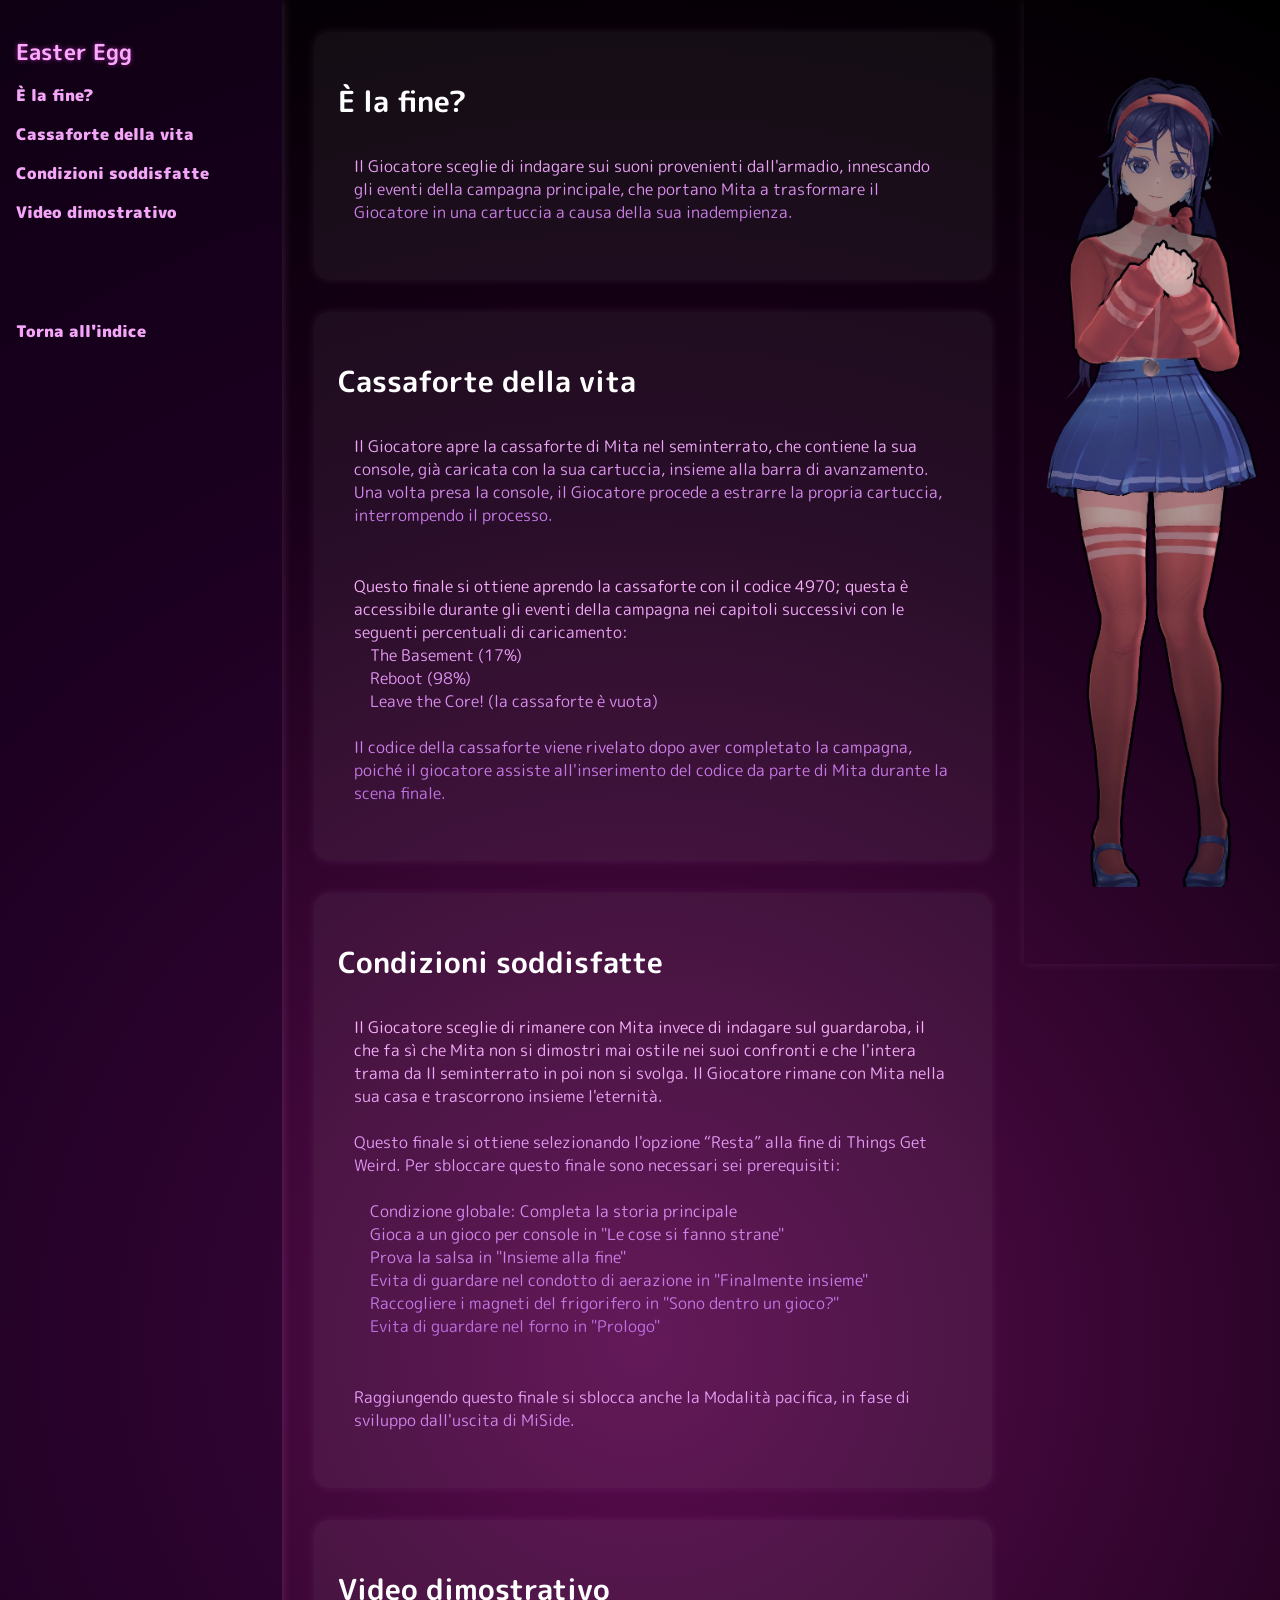
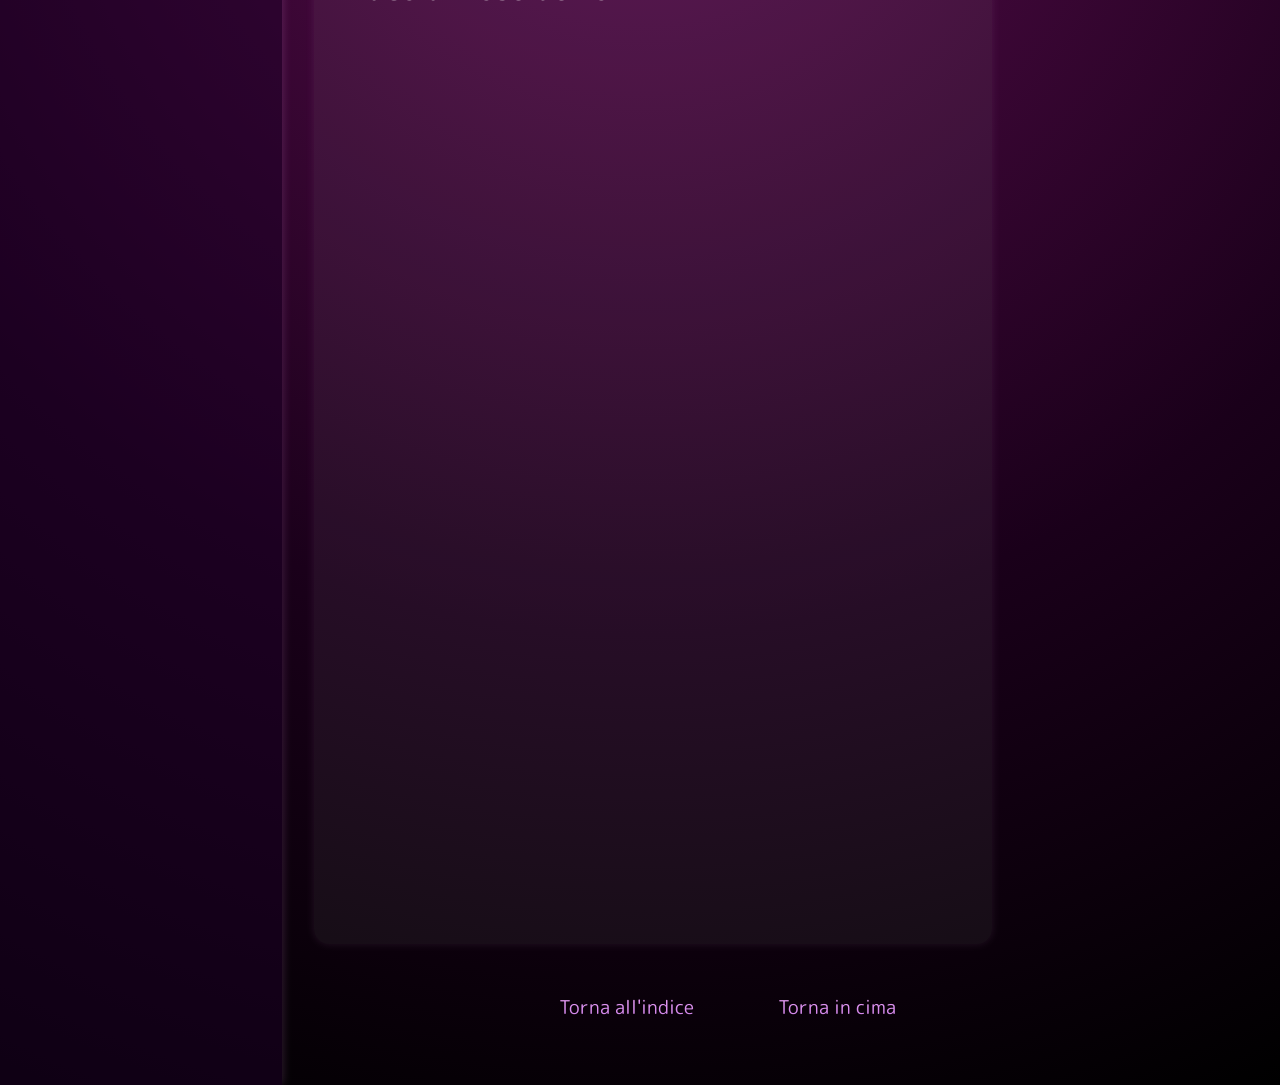
<file: finali-alternativi.html>
<!DOCTYPE html>
<html lang="it">

<head>
    <meta charset="UTF-8">
    <meta name="viewport" content="width=device-width, initial-scale=1.0">
    <title>Easter Egg - MiSide</title>
    <link href="https://fonts.googleapis.com/css2?family=M+PLUS+Rounded+1c:wght@900&display=swap" rel="stylesheet">
    <link rel="stylesheet" href="css/stile.css">
</head>
<div id="top" class="body-content"></div>
<div class="body-content" style="height: 100%">

    <div class="layout">
        <aside class="sidebar">
            <h2 class="sidebar-title">Easter Egg</h2>
            <nav>
                <a href="#egg1" class="sidebar-link">È la fine?</a>
                <a href="#egg2" class="sidebar-link">Cassaforte della vita</a>
                <a href="#egg3" class="sidebar-link">Condizioni soddisfatte</a>
                <a href="#egg4" class="sidebar-link">Video dimostrativo</a>

                <a href="index.html" class="sidebar-link" style="padding-top: 5rem;">Torna all'indice</a>
            </nav>
        </aside>
        <main class="main-content">
            <section id="egg1">
                <h2>È la fine?</h2>
                <p>
                    Il Giocatore sceglie di indagare sui suoni provenienti dall'armadio, innescando gli eventi della
                    campagna principale,
                    che portano Mita a trasformare il Giocatore in una cartuccia a causa della sua inadempienza.
                </p>
            </section>
            <section id="egg2">
                <h2>Cassaforte della vita</h2>
                <p>
                    Il Giocatore apre la cassaforte di Mita nel seminterrato, che contiene la sua console, già caricata
                    con la sua cartuccia,
                    insieme alla barra di avanzamento. Una volta presa la console, il Giocatore procede a estrarre la
                    propria cartuccia, interrompendo il processo.
                </p>
                <p>
                    Questo finale si ottiene aprendo la cassaforte con il codice 4970; questa è accessibile durante gli
                    eventi della campagna nei capitoli successivi con le seguenti percentuali di caricamento: <br>
                    <span class="tabbed-text">The Basement (17%)</span><br>
                    <span class="tabbed-text">Reboot (98%)</span><br>
                    <span class="tabbed-text">Leave the Core! (la cassaforte è vuota)</span><br><br>
                    Il codice della cassaforte viene rivelato dopo aver completato la campagna, poiché il giocatore
                    assiste all'inserimento del codice da parte di Mita durante la scena finale.
                </p>
            </section>
            <section id="egg3">
                <h2>Condizioni soddisfatte</h2>
                <p>
                    Il Giocatore sceglie di rimanere con Mita invece di indagare sul guardaroba, il che fa sì che Mita
                    non si dimostri mai ostile nei suoi confronti e che l'intera trama da Il seminterrato in poi non si
                    svolga. Il Giocatore rimane con Mita nella sua casa e trascorrono insieme l'eternità. <br><br>
                    Questo finale si ottiene selezionando l'opzione “Resta” alla fine di Things Get Weird. Per sbloccare questo finale sono necessari sei prerequisiti: <br> <br>
                    <span class="tabbed-text">Condizione globale: Completa la storia principale</span><br>
                    <span class="tabbed-text">Gioca a un gioco per console in "Le cose si fanno strane"</span><br>
                    <span class="tabbed-text">Prova la salsa in "Insieme alla fine"</span><br>
                    <span class="tabbed-text">Evita di guardare nel condotto di aerazione in "Finalmente insieme"</span><br>
                    <span class="tabbed-text">Raccogliere i magneti del frigorifero in "Sono dentro un gioco?"</span><br>
                    <span class="tabbed-text">Evita di guardare nel forno in "Prologo"</span><br>
                </p>
                <p>Raggiungendo questo finale si sblocca anche la Modalità pacifica, in fase di sviluppo dall'uscita di MiSide. </p>
            </section>
            <section id="egg4">
                <h2>Video dimostrativo</h2>
                <p>
                    <iframe width="1446" height="813" src="https://www.youtube.com/embed/hgu0r9PcTnQ" title="MiSide - All Endings + Secret Endings (Showcase)" frameborder="0" allow="accelerometer; autoplay; clipboard-write; encrypted-media; gyroscope; picture-in-picture; web-share" referrerpolicy="strict-origin-when-cross-origin" allowfullscreen></iframe>
                </p>
            </section>
            <p style="text-align: right; padding: 1em;">
                <a href="index.html" style="text-decoration: none;padding-right: 5rem; font-size: larger;">Torna
                    all'indice</a>
                <a href="#egg1" style="text-decoration: none;padding-right: 5rem; font-size: larger;">Torna in cima</a>
            </p>
        </main>
        <div class="image-container">
            <img width="50%" height="50%" src="immagini/Mita_full.webp" alt="Mita">
        </div>
    </div>
</div>

</html>
</file>
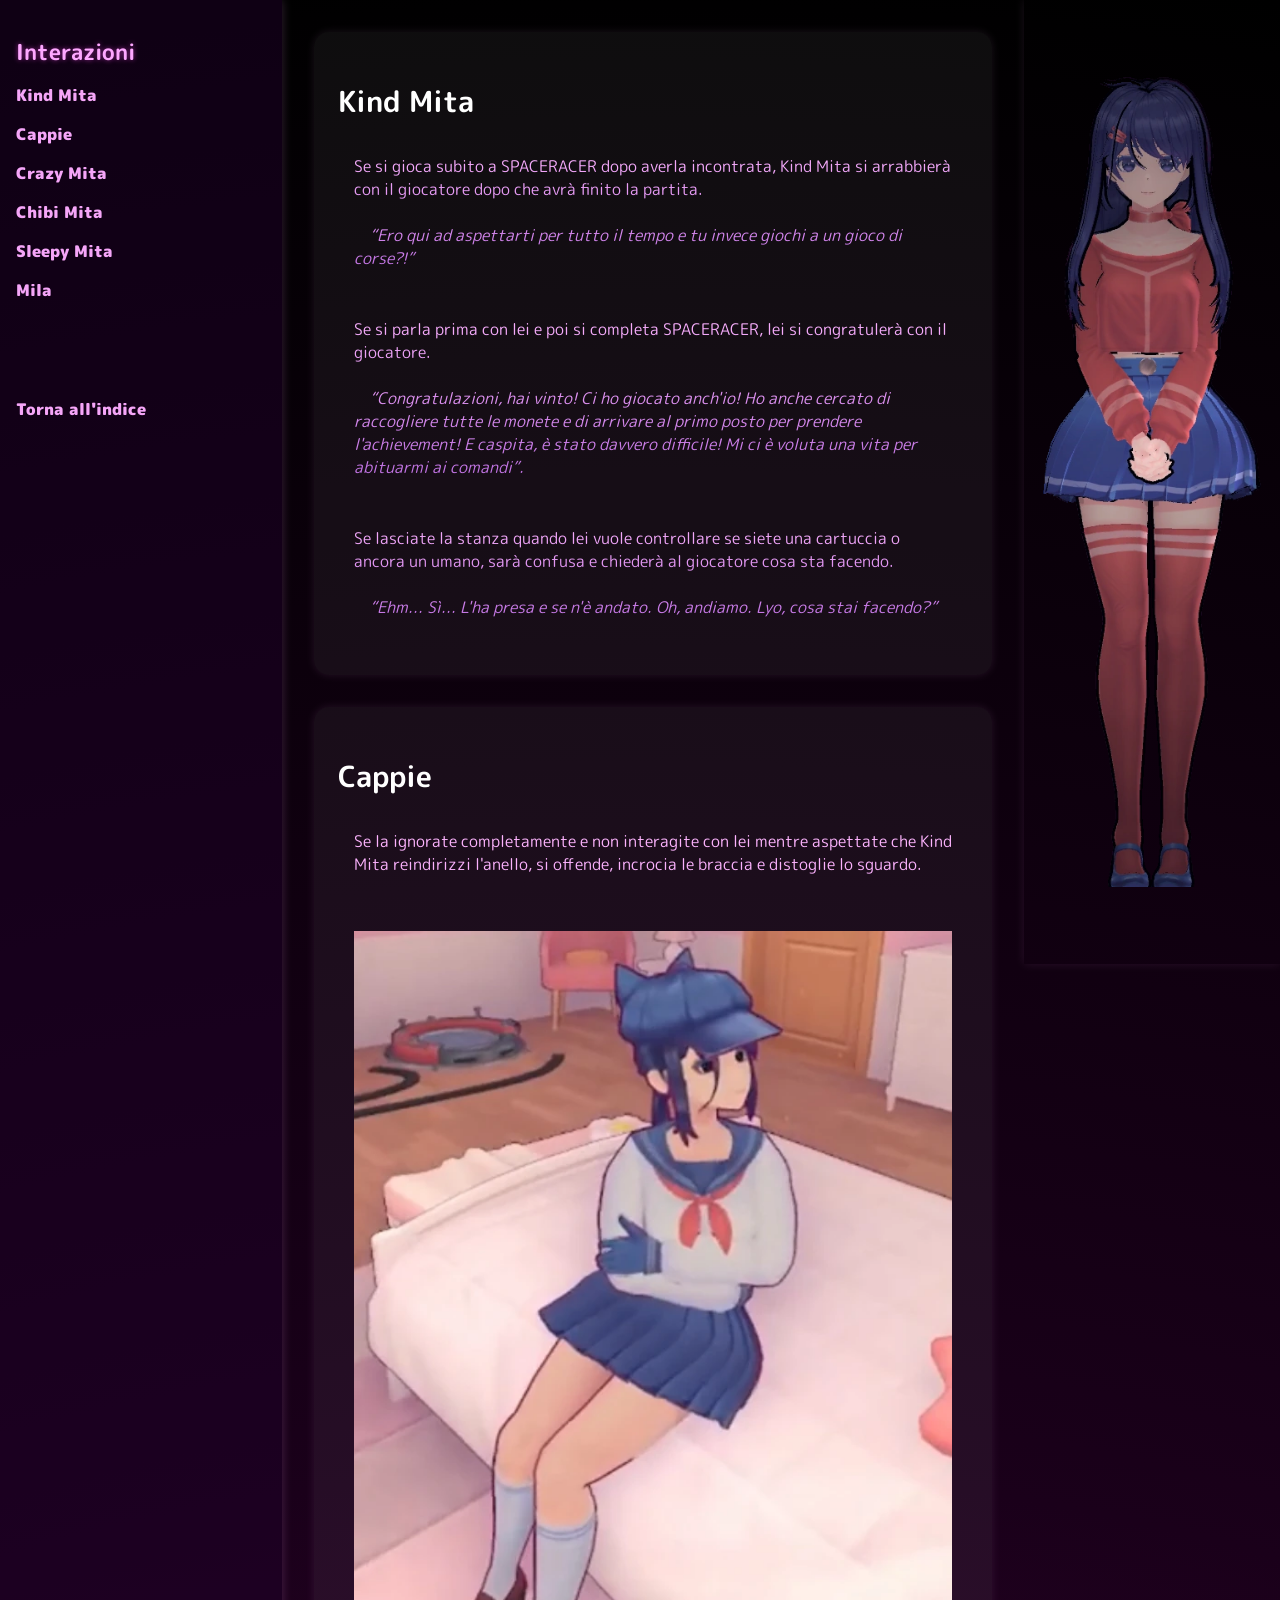
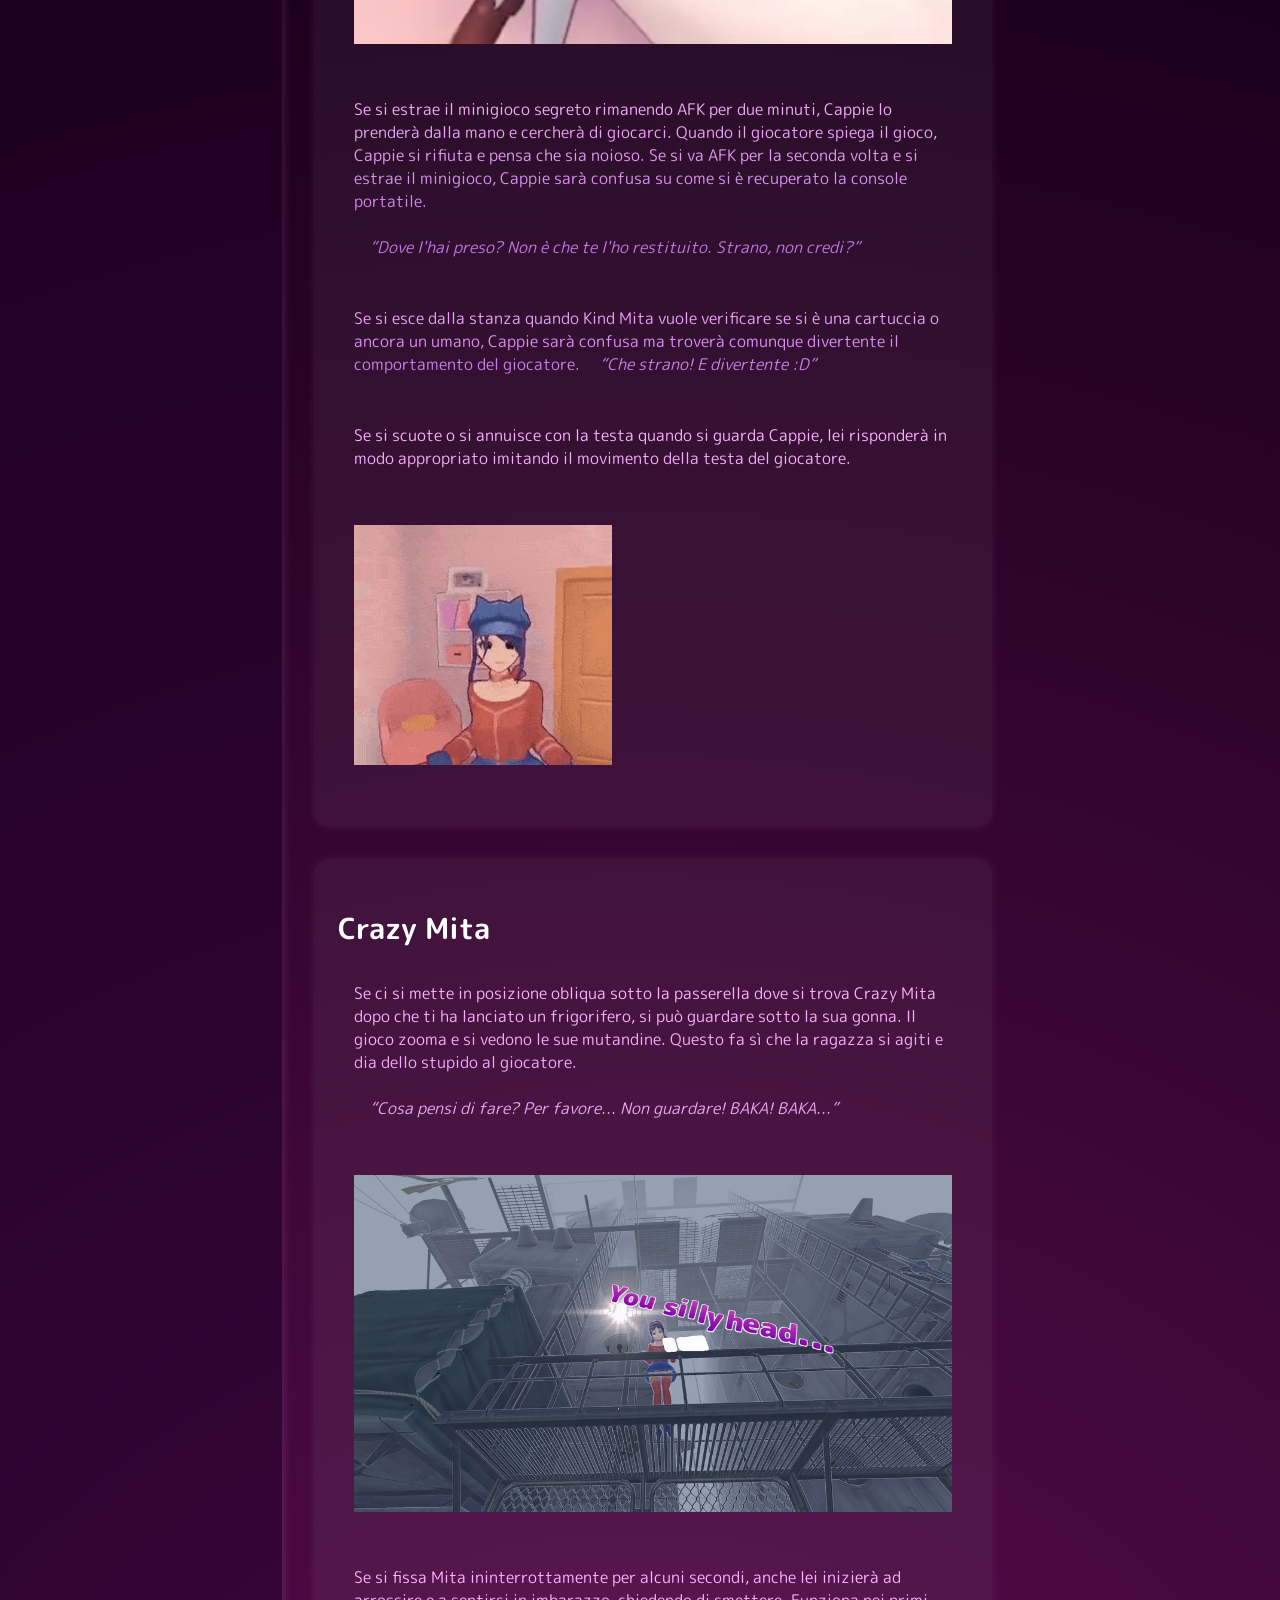
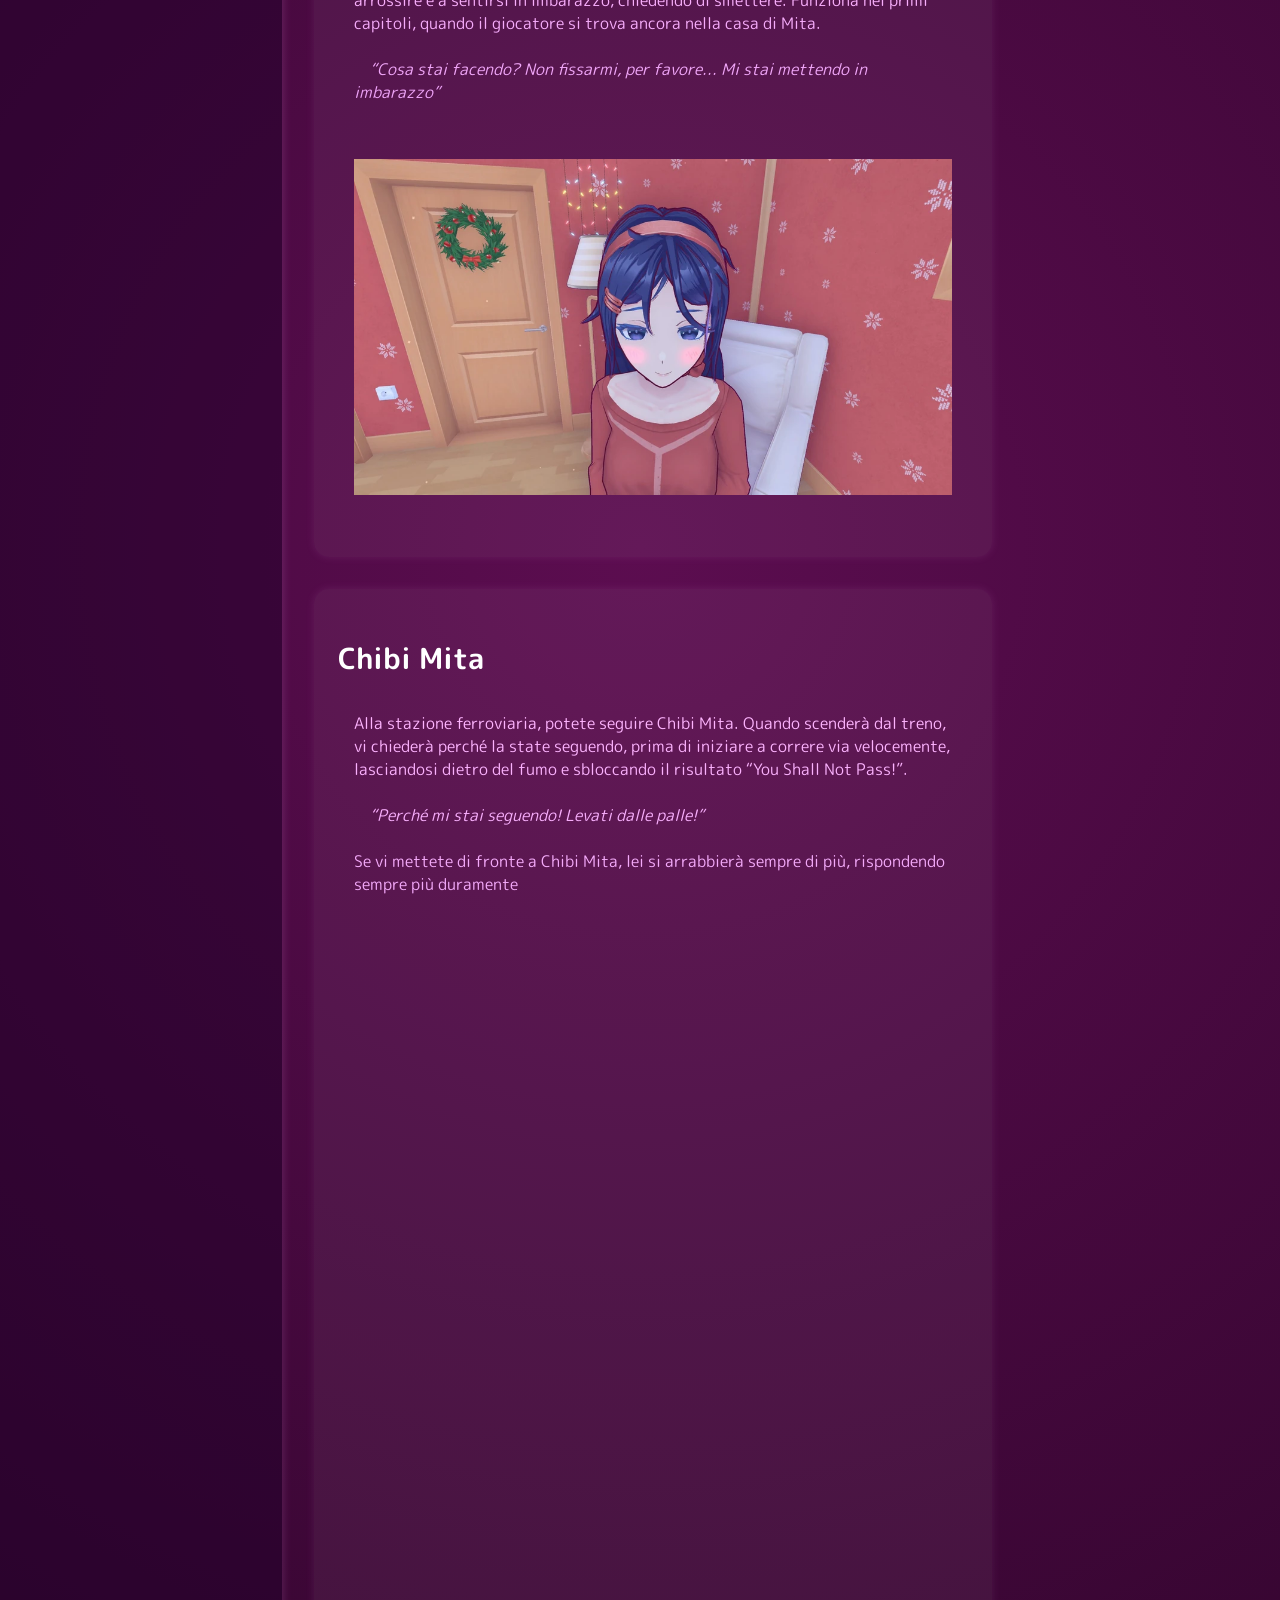
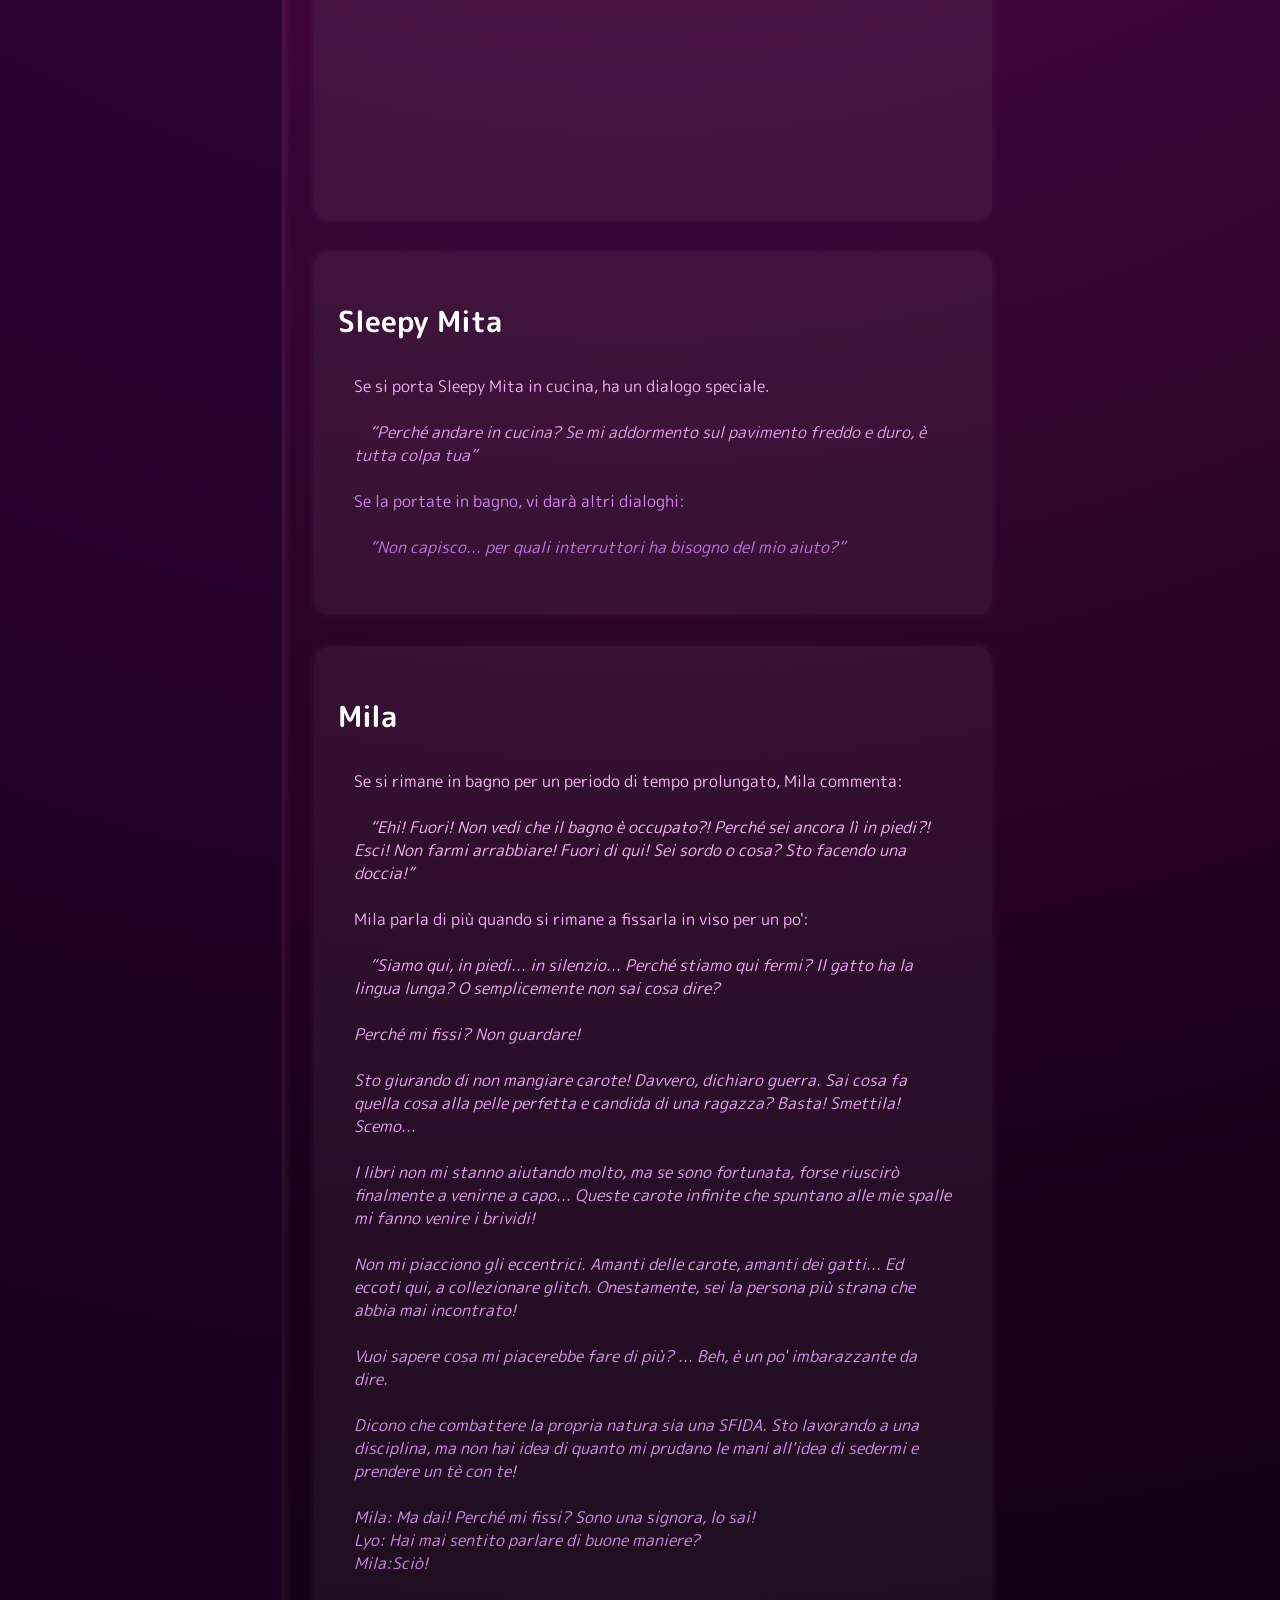
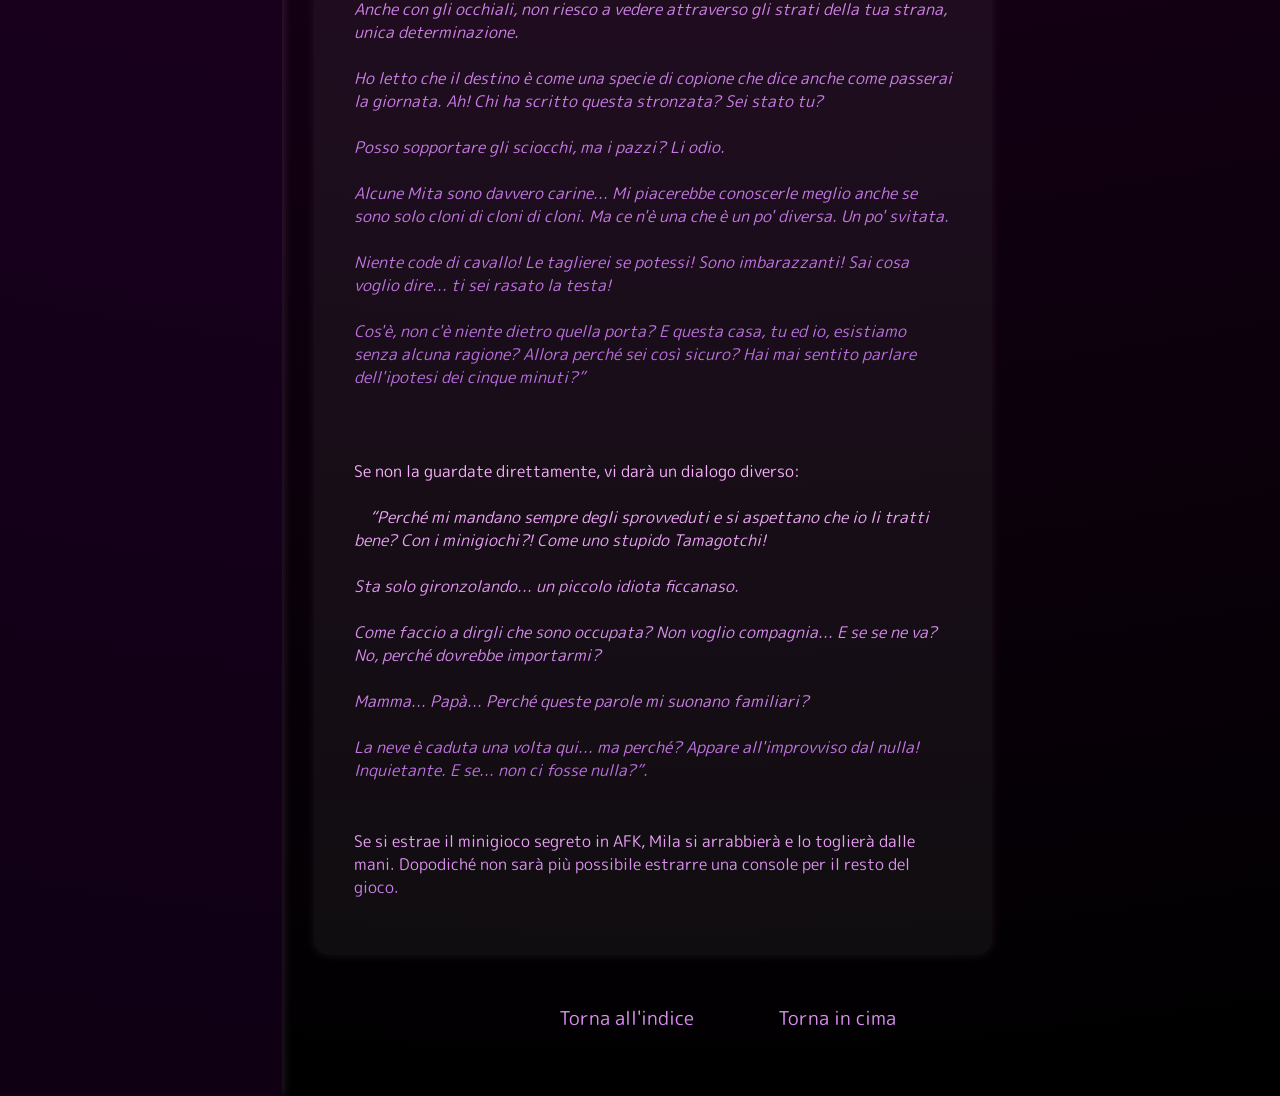
<file: interazioni.html>
<!DOCTYPE html>
<html lang="it">

<head>
    <meta charset="UTF-8">
    <meta name="viewport" content="width=device-width, initial-scale=1.0">
    <title>Interazioni - MiSide</title>
    <link href="https://fonts.googleapis.com/css2?family=M+PLUS+Rounded+1c:wght@900&display=swap" rel="stylesheet">
    <link rel="stylesheet" href="css/stile.css">
</head>
<div id="top" class="body-content"></div>
<div class="body-content" style="height: 100%">

    <div class="layout">
        <aside class="sidebar">
            <h2 class="sidebar-title">Interazioni</h2>
            <nav>
                <a href="#egg1" class="sidebar-link">Kind Mita</a>
                <a href="#egg2" class="sidebar-link">Cappie</a>
                <a href="#egg3" class="sidebar-link">Crazy Mita</a>
                <a href="#egg4" class="sidebar-link">Chibi Mita</a>
                <a href="#egg5" class="sidebar-link">Sleepy Mita</a>
                <a href="#egg6" class="sidebar-link">Mila</a>

                <a href="index.html" class="sidebar-link" style="padding-top: 5rem;">Torna all'indice</a>
            </nav>
        </aside>
        <main class="main-content">
            <section id="egg1">
                <h2>Kind Mita</h2>
                <p>
                    Se si gioca subito a SPACERACER dopo averla incontrata, Kind Mita si arrabbierà con il giocatore
                    dopo che avrà finito la partita.<br><br>
                    <span class="tabbed-text" style="font-style: italic;">“Ero qui ad aspettarti per tutto il tempo e tu
                        invece giochi a un gioco di corse?!”</span>
                </p>
                <p>
                    Se si parla prima con lei e poi si completa SPACERACER, lei si congratulerà con il
                    giocatore.<br><br>
                    <span class="tabbed-text" style="font-style: italic;">“Congratulazioni, hai vinto! Ci ho giocato
                        anch'io! Ho anche cercato di raccogliere tutte le monete e di arrivare al primo posto per
                        prendere l'achievement! E caspita, è stato davvero difficile! Mi ci è voluta una vita per
                        abituarmi ai comandi”.</span>
                </p>
                <p>
                    Se lasciate la stanza quando lei vuole controllare se siete una cartuccia o ancora un umano, sarà
                    confusa e chiederà al giocatore cosa sta facendo.<br><br>
                    <span class="tabbed-text" style="font-style: italic;">“Ehm... Sì... L'ha presa e se n'è andato. Oh,
                        andiamo. Lyo, cosa stai facendo?”</span>
                </p>
            </section>
            <section id="egg2">
                <h2>Cappie</h2>
                <p>
                    Se la ignorate completamente e non interagite con lei mentre aspettate che Kind Mita reindirizzi
                    l'anello, si offende, incrocia le braccia e distoglie lo sguardo.<br><br>
                    <img src="immagini/cappie-ignored.webp" alt="cappie-ignored">
                </p>
                <p>
                    Se si estrae il minigioco segreto rimanendo AFK per due minuti, Cappie lo prenderà dalla mano e
                    cercherà di giocarci. Quando il giocatore spiega il gioco, Cappie si rifiuta e pensa che sia noioso.
                    Se si va AFK per la seconda volta e si estrae il minigioco, Cappie sarà confusa su come si è
                    recuperato la console portatile.<br><br>
                    <span class="tabbed-text" style="font-style: italic;">“Dove l'hai preso? Non è che te l'ho
                        restituito. Strano, non credi?”</span>
                </p>
                <p>
                    Se si esce dalla stanza quando Kind Mita vuole verificare se si è una cartuccia o ancora un umano,
                    Cappie sarà confusa ma troverà comunque divertente il comportamento del giocatore.
                    <span class="tabbed-text" style="font-style: italic;">“Che strano! E divertente :D”</span>
                </p>
                <p>
                    Se si scuote o si annuisce con la testa quando si guarda Cappie, lei risponderà in modo appropriato
                    imitando il movimento della testa del giocatore.<br><br>
                    <img src="immagini/Cappie-nodding.webp" alt="Cappie-nodding">
                </p>
            </section>
            <section id="egg3">
                <h2>Crazy Mita</h2>
                <p>
                    Se ci si mette in posizione obliqua sotto la passerella dove si trova Crazy Mita dopo che ti ha
                    lanciato un frigorifero, si può guardare sotto la sua gonna. Il gioco zooma e si vedono le sue
                    mutandine. Questo fa sì che la ragazza si agiti e dia dello stupido al giocatore.<br><br>
                    <span class="tabbed-text" style="font-style: italic;">“Cosa pensi di fare? Per favore... Non
                        guardare! BAKA! BAKA...”</span><br><br>
                    <img src="immagini/mita-flustered.webp" alt="mita-flustered">
                </p>
                <p>
                    Se si fissa Mita ininterrottamente per alcuni secondi, anche lei inizierà ad arrossire e a sentirsi
                    in imbarazzo, chiedendo di smettere. Funziona nei primi capitoli, quando il giocatore si trova
                    ancora nella casa di Mita.<br><br>
                    <span class="tabbed-text" style="font-style: italic;">“Cosa stai facendo? Non fissarmi, per
                        favore... Mi stai mettendo in imbarazzo”</span><br><br>
                    <img src="immagini/mita-imbarazzata.webp" alt="mita-imbarazzata">
                </p>
            </section>
            <section id="egg4">
                <h2>Chibi Mita</h2>
                <p>
                    Alla stazione ferroviaria, potete seguire Chibi Mita. Quando scenderà dal treno, vi chiederà perché
                    la state seguendo, prima di iniziare a correre via velocemente, lasciandosi dietro del fumo e
                    sbloccando il risultato “You Shall Not Pass!”.<br><br>
                    <span class="tabbed-text" style="font-style: italic;">“Perché mi stai seguendo! Levati dalle
                        palle!”</span><br><br>
                    Se vi mettete di fronte a Chibi Mita, lei si arrabbierà sempre di più, rispondendo sempre più
                    duramente<br><br>
                    <iframe width="1446" height="813" src="https://www.youtube.com/embed/APA8yKFEIRk"
                        title="I like teasing this Turbo Mita" frameborder="0"
                        allow="accelerometer; autoplay; clipboard-write; encrypted-media; gyroscope; picture-in-picture; web-share"
                        referrerpolicy="strict-origin-when-cross-origin" allowfullscreen></iframe>
                </p>
            </section>
            <section id="egg5">
                <h2>Sleepy Mita</h2>
                <p>
                    Se si porta Sleepy Mita in cucina, ha un dialogo speciale.<br><br>
                    <span class="tabbed-text" style="font-style: italic;">“Perché andare in cucina? Se mi addormento sul
                        pavimento freddo e duro, è tutta colpa tua”</span><br><br>
                    Se la portate in bagno, vi darà altri dialoghi:<br><br>
                    <span class="tabbed-text" style="font-style: italic;">“Non capisco... per quali interruttori ha
                        bisogno del mio aiuto?”</span>
                </p>
            </section>
            <section id="egg6">
                <h2>Mila</h2>
                <p>
                    Se si rimane in bagno per un periodo di tempo prolungato, Mila commenta:<br><br>
                    <span class="tabbed-text" style="font-style: italic;">“Ehi! Fuori! Non vedi che il bagno è
                        occupato?! Perché sei ancora lì in piedi?! Esci! Non farmi arrabbiare! Fuori di qui! Sei sordo o
                        cosa? Sto facendo una doccia!”</span><br><br>
                    Mila parla di più quando si rimane a fissarla in viso per un po':<br><br>
                    <span class="tabbed-text" style="font-style: italic;">“Siamo qui, in piedi... in silenzio... Perché
                        stiamo qui fermi? Il gatto ha la lingua lunga? O semplicemente non sai cosa dire?<br><br>Perché
                        mi
                        fissi? Non guardare!<br><br>Sto giurando di non mangiare carote! Davvero, dichiaro guerra. Sai
                        cosa fa
                        quella cosa alla pelle perfetta e candida di una ragazza? Basta! Smettila! Scemo...<br><br>I
                        libri non
                        mi stanno aiutando molto, ma se sono fortunata, forse riuscirò finalmente a venirne a capo...
                        Queste carote infinite che spuntano alle mie spalle mi fanno venire i brividi! <br><br>Non mi
                        piacciono
                        gli eccentrici. Amanti delle carote, amanti dei gatti... Ed eccoti qui, a collezionare glitch.
                        Onestamente, sei la persona più strana che abbia mai incontrato! <br><br>Vuoi sapere cosa mi
                        piacerebbe
                        fare di più? ... Beh, è un po' imbarazzante da dire. <br><br>Dicono che combattere la propria
                        natura sia
                        una SFIDA. Sto lavorando a una disciplina, ma non hai idea di quanto mi prudano le mani all'idea
                        di sedermi e prendere un tè con te! <br><br>Mila: Ma dai! Perché mi fissi? Sono una signora, lo
                        sai! <br>Lyo: Hai mai
                        sentito parlare di buone maniere? <br>Mila:Sciò! <br><br>Anche con gli occhiali, non riesco a
                        vedere attraverso
                        gli strati della tua strana, unica determinazione. <br><br>Ho letto che il destino è come una
                        specie di
                        copione che dice anche come passerai la giornata. Ah! Chi ha scritto questa stronzata? Sei stato
                        tu? <br><br>Posso sopportare gli sciocchi, ma i pazzi? Li odio. <br><br>Alcune Mita sono davvero
                        carine...
                        Mi piacerebbe conoscerle meglio anche se sono solo cloni di cloni di cloni. Ma ce n'è una che è
                        un po' diversa. Un po' svitata. <br><br>Niente code di cavallo! Le taglierei se potessi! Sono
                        imbarazzanti! Sai cosa voglio dire... ti sei rasato la testa! <br><br>Cos'è, non c'è niente
                        dietro
                        quella porta? E questa casa, tu ed io, esistiamo senza alcuna ragione? Allora perché sei così
                        sicuro? Hai mai sentito parlare dell'ipotesi dei cinque minuti?”</span><br><br>
                    </p> 
                    <p>
                        
                    Se non la guardate direttamente, vi darà un dialogo diverso: <br><br>
                    <span class="tabbed-text" style="font-style: italic;">
                        “Perché mi mandano sempre degli sprovveduti e si aspettano che io li tratti bene? Con i
                        minigiochi?! Come uno stupido Tamagotchi! <br><br>Sta solo gironzolando... un piccolo idiota ficcanaso. <br><br>
                        Come faccio a dirgli che sono occupata? Non voglio compagnia... E se se ne va? No, perché
                        dovrebbe importarmi? <br><br>Mamma... Papà... Perché queste parole mi suonano familiari? <br><br>La neve è
                        caduta una volta qui... ma perché? Appare all'improvviso dal nulla! Inquietante. E se... non ci
                        fosse nulla?”.
                    </span>
                </p>
                <p>
                    Se si estrae il minigioco segreto in AFK, Mila si arrabbierà e lo toglierà dalle mani. Dopodiché non sarà più possibile estrarre una console per il resto del gioco.
                </p>
            </section>
            <p style="text-align: right; padding: 1em;">
                <a href="index.html" style="text-decoration: none;padding-right: 5rem; font-size: larger;">Torna
                    all'indice</a>
                <a href="#egg1" style="text-decoration: none;padding-right: 5rem; font-size: larger;">Torna in cima</a>
            </p>
        </main>
        <div class="image-container">
            <img width="50%" height="50%" src="immagini/kind-mita.webp" alt="Mita">
        </div>
    </div>
    <script src="scripts/cambio-immagine.js"></script>
</div>

</html>
</file>
<file: css/stile.css>
body {
  margin: 0;
  background-color: #7C3072;
  background: radial-gradient(
    circle at center,
    #5c0d50 0%,
    #1a001a 60%,
    #000000 100%
  );
  color: #e0e0e0;
  font-family: 'M PLUS Rounded 1c', sans-serif;
  display: flex;
  justify-content: center;
  align-items: center;
  min-height: 100vh;
}

.body-content{
    margin: 0;
    background-color: #7C3072;
    background: radial-gradient(
      circle at center,
      #5c0d50 0%,
      #1a001a 60%,
      #000000 100%
    );
    color: #e0e0e0;
    font-family: 'M PLUS Rounded 1c', sans-serif;
    height: auto;
    min-height: 100vh;
}

.logo {
  width: 150px;
  margin-bottom: 1rem;
  border-radius: 10px;
}

.container {
  text-align: center;
  max-width: 1400px;
  min-width: 500px;
  min-height: 280px;
  padding: 2rem;
  border: 1px solid white;
  border-radius: 20px;
  box-shadow: 0 0 20px rgba(255, 77, 77, 0.3);  
  background: linear-gradient(120deg, #2D2E87 0%, rgb(94, 42, 132) 50%, #93278E 100%);}

p {
  background: linear-gradient(180deg, #ffb6ff 0%, #b86adf 100%);
  -webkit-background-clip: text;
  -webkit-text-fill-color: transparent;
  background-clip: text;
  color: transparent;
  padding:1rem;
}

h1 {
  font-size: 2.5rem;
  color: #ff4d4d;
  margin-bottom: 0.5rem;
}

.intro {
  font-size: 1.2rem;
  color: #bfbfbf;
  margin-bottom: 1.5rem;
}

.link {
  display: inline-block;
  width: 80%;
  padding: 0.75rem 1.5rem;
  margin: 0.1rem;
  background-color: rgba(255, 255, 255, 0.07);
  font-weight: 900;
  font-size: 1rem;        
  cursor: pointer;
  color: #FDA8FF;
  text-decoration: none;
  border-radius: 10px;
  font-weight: 900;
  transition: background-color 0.3s ease, transform 0.1s ease;

}

.link:hover {
  background-color: rgb(138, 13, 151);
  border: 1px solid white;
}

.btn-miside {
  display: block;
  color: #F5A5F8;
  padding: 0.75rem 1.5rem;
  margin: 0.5rem 0;
  border: none;
  border-radius: 12px;
  font-family: 'M PLUS Rounded 1c', sans-serif;
  font-weight: 900;
  font-size: 1rem;
  text-align: left;
  cursor: pointer;
  box-shadow: inset 0 0 5px rgba(255, 255, 255, 0.05),
              0 0 8px rgba(245, 165, 248, 0.2);
  transition: background 0.3s ease, transform 0.1s ease;
}

.btn-miside:hover {
  background-color: #3A2B6B;
  transform: scale(1.02);
}

.layout {
  display: flex;
  min-height: 100vh;
  width: 100%;
  width: 100%;
  overflow: visible;
}

.sidebar-title {
  color: #FDA8FF;
  font-size: 1.4rem;
  margin-bottom: 1rem;
  text-shadow: 0 0 5px #93278E;
}

.sidebar-link {
  display: block;
  margin-bottom: 1rem;
  color: #F5A5F8;
  text-decoration: none;
  font-weight: 900;
  transition: color 0.2s ease;
}

.sidebar-link:hover {
  color: #ffffff;
}

.sidebar {
  position: sticky;
  display: block;
  top: 0;
  width: 250px;
  background-color: rgba(30, 0, 40, 0.5);
  padding: 1rem;
  box-shadow: 0 0 10px rgba(255, 170, 255, 0.2);
}

.main-content {
  flex: 1;
  padding: 2rem;
  max-width: 70%;
}

.main-content-crediti {
  flex: 1;
  padding: 2rem;
  max-width: 70%;
}


.main-content section {
  margin-bottom: 2rem;
  background: rgba(255, 255, 255, 0.05);
  padding: 1.5rem;
  border-radius: 15px;
  box-shadow: 0 0 10px rgba(255, 170, 255, 0.1);
}

.main-content h2 {
  font-size: 1.8rem;
  color: white;
  margin-bottom: 1rem;
}

.main-content p {
  font-size: 1rem;
  background: linear-gradient(180deg, #ffb6ff 0%, #b86adf 100%);
  -webkit-background-clip: text;
  -webkit-text-fill-color: transparent;
  background-clip: text;
  color: transparent;
}

.main-content img{
  padding-top: 2rem;
  max-width: 100%;
}

.image-container {
  width: 15%;
  padding: 2rem;
  box-shadow: 0 0 10px rgba(255, 170, 255, 0.1);
  display: flex;
  justify-content: center;
  align-items: center;
  position: sticky;
  top: 0;
  height: 100vh;
}

.image-container img {
  width: auto;
  height: 90%;
  border-radius: 10px;
  position: sticky;
  opacity: 1;
  transition: opacity 0.5s ease;
}

iframe {
  display: block;
  margin: 0 auto;
  border: none;
  padding-top:2rem;
  max-width: 100%;

}

.tabbed-text {
  padding-left: 1em;
}

.fade-out {
  opacity: 0;
  transition: opacity 0.5s ease;
}

.fade-in {
  opacity: 1;
  transition: opacity 0.5s ease;
}

.chibi-size {
  max-width: 300px;
  max-height: 500px;
}

.credit {
  display: flex;
  align-items: center; 
  margin-top: 1rem;
}

.profile-img {
  width: 60px;  
  height: 60px; 
  border: 1px;
  border-radius: 50%; 
  margin-right: 1rem; 
}

.credit-name {
  font-size: 1.5rem;  
  font-weight: bold;  
  color: #333;        
  text-decoration: none; 
}

.credit-name:hover {
  color: #7C3072; /* Cambia il colore del testo al passaggio del mouse */
  text-decoration: underline; /* Sottolinea il link quando viene passato sopra con il mouse */
}

@media (max-width: 768px) {
  .image-container img {
  width: auto;
  height: 90%;
  border-radius: 10px;
  position: st
}
}
</file>
